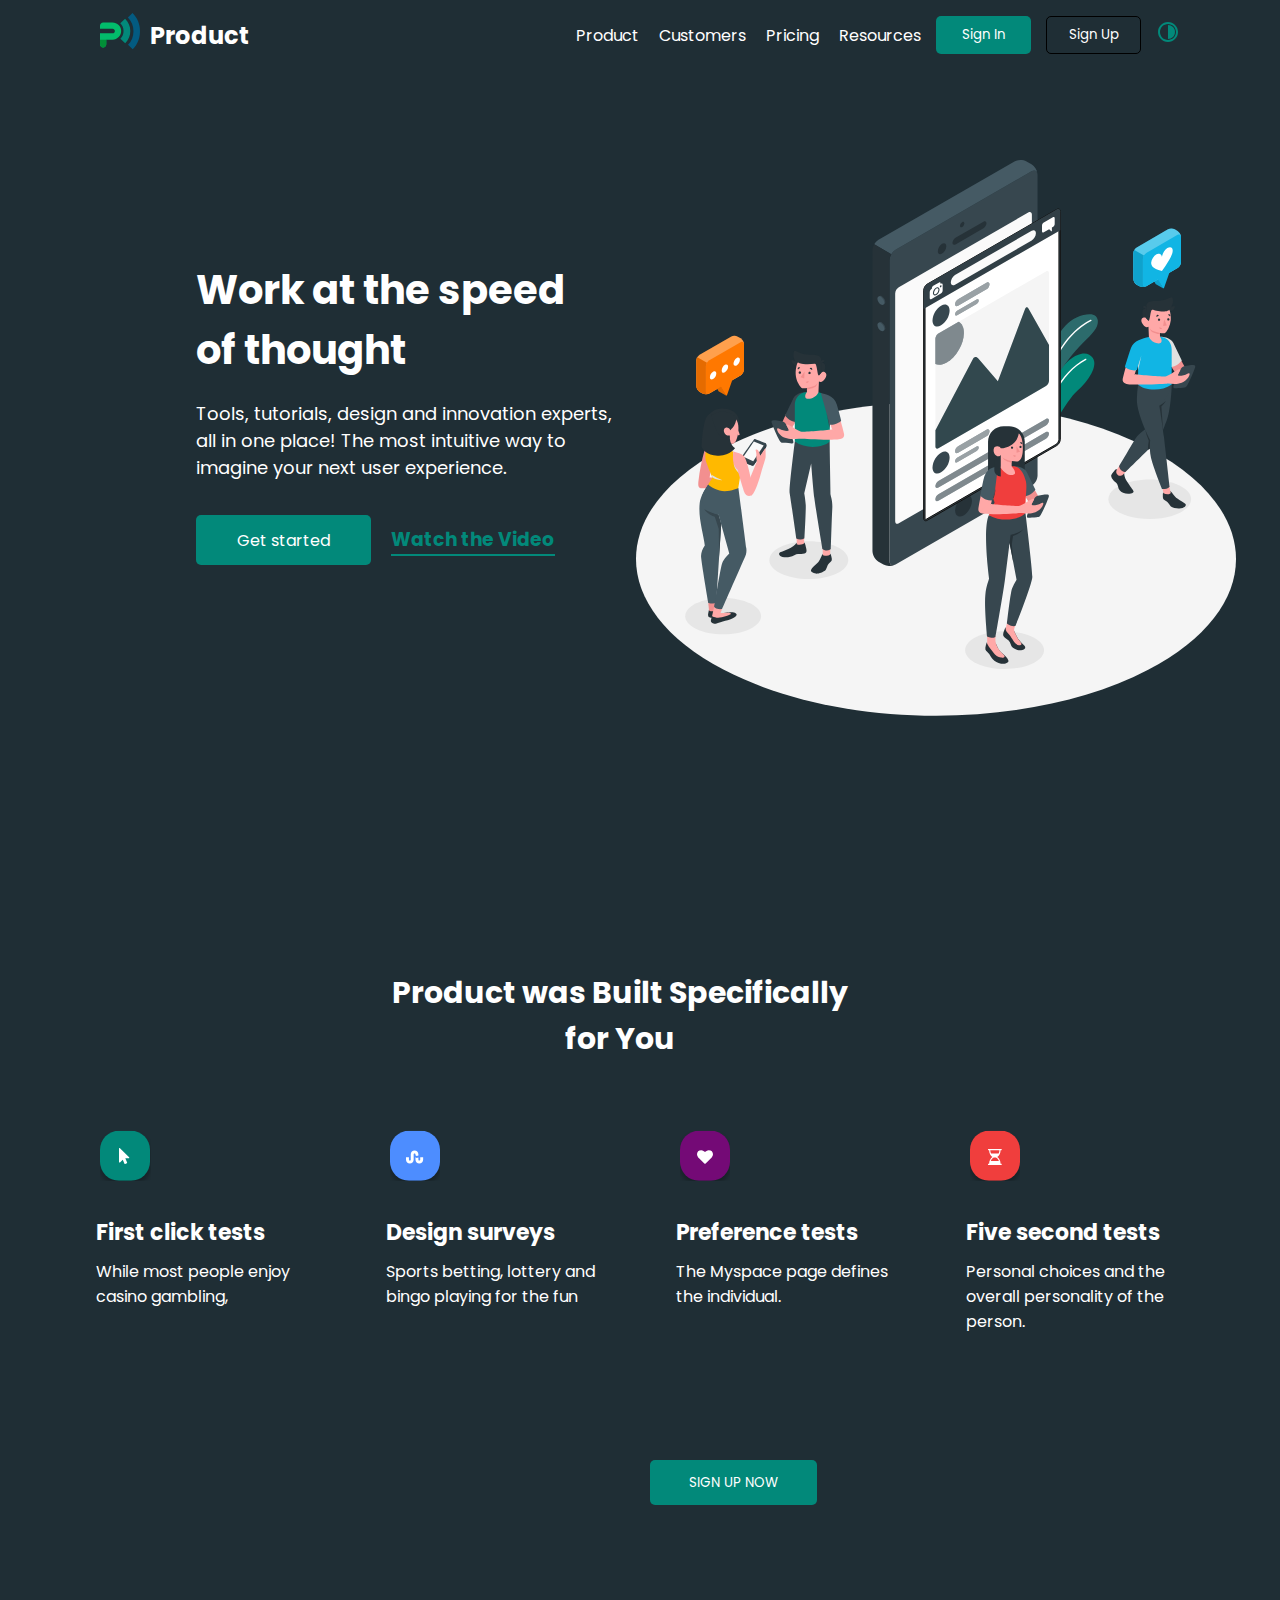
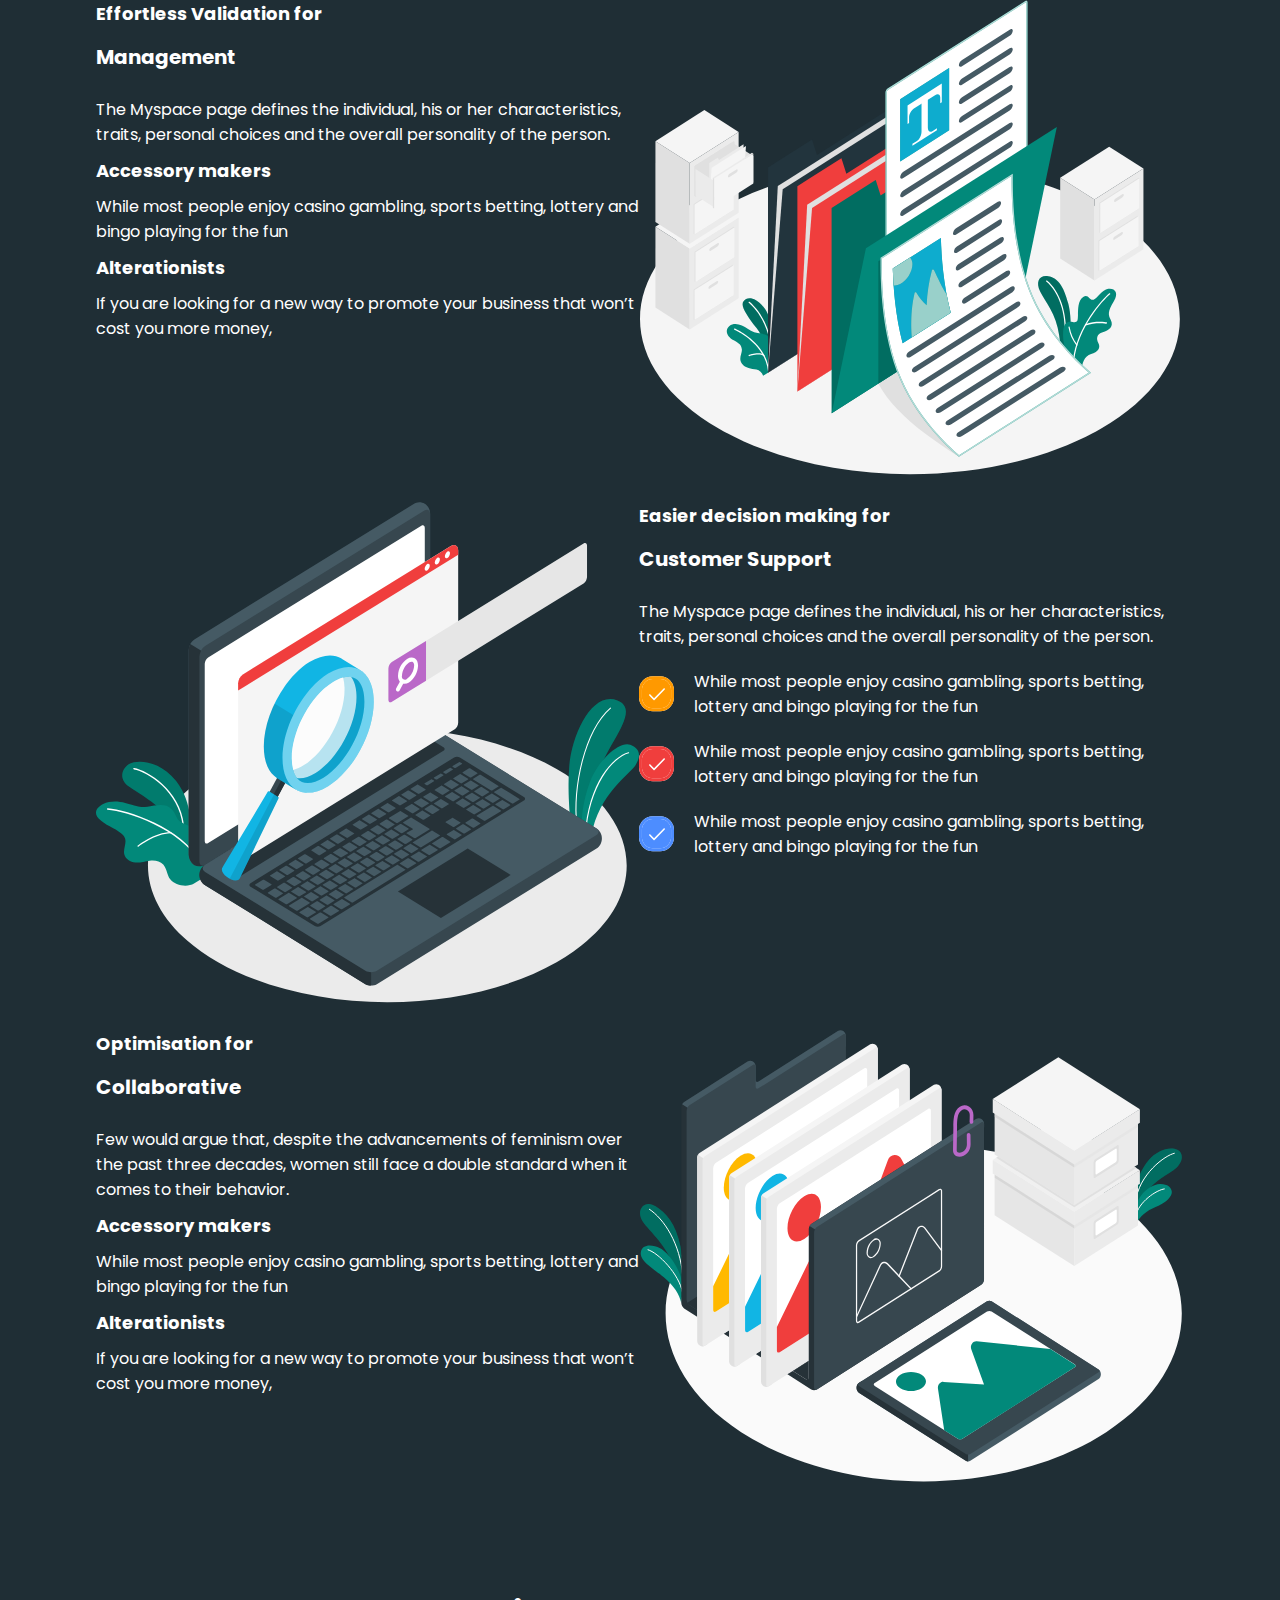
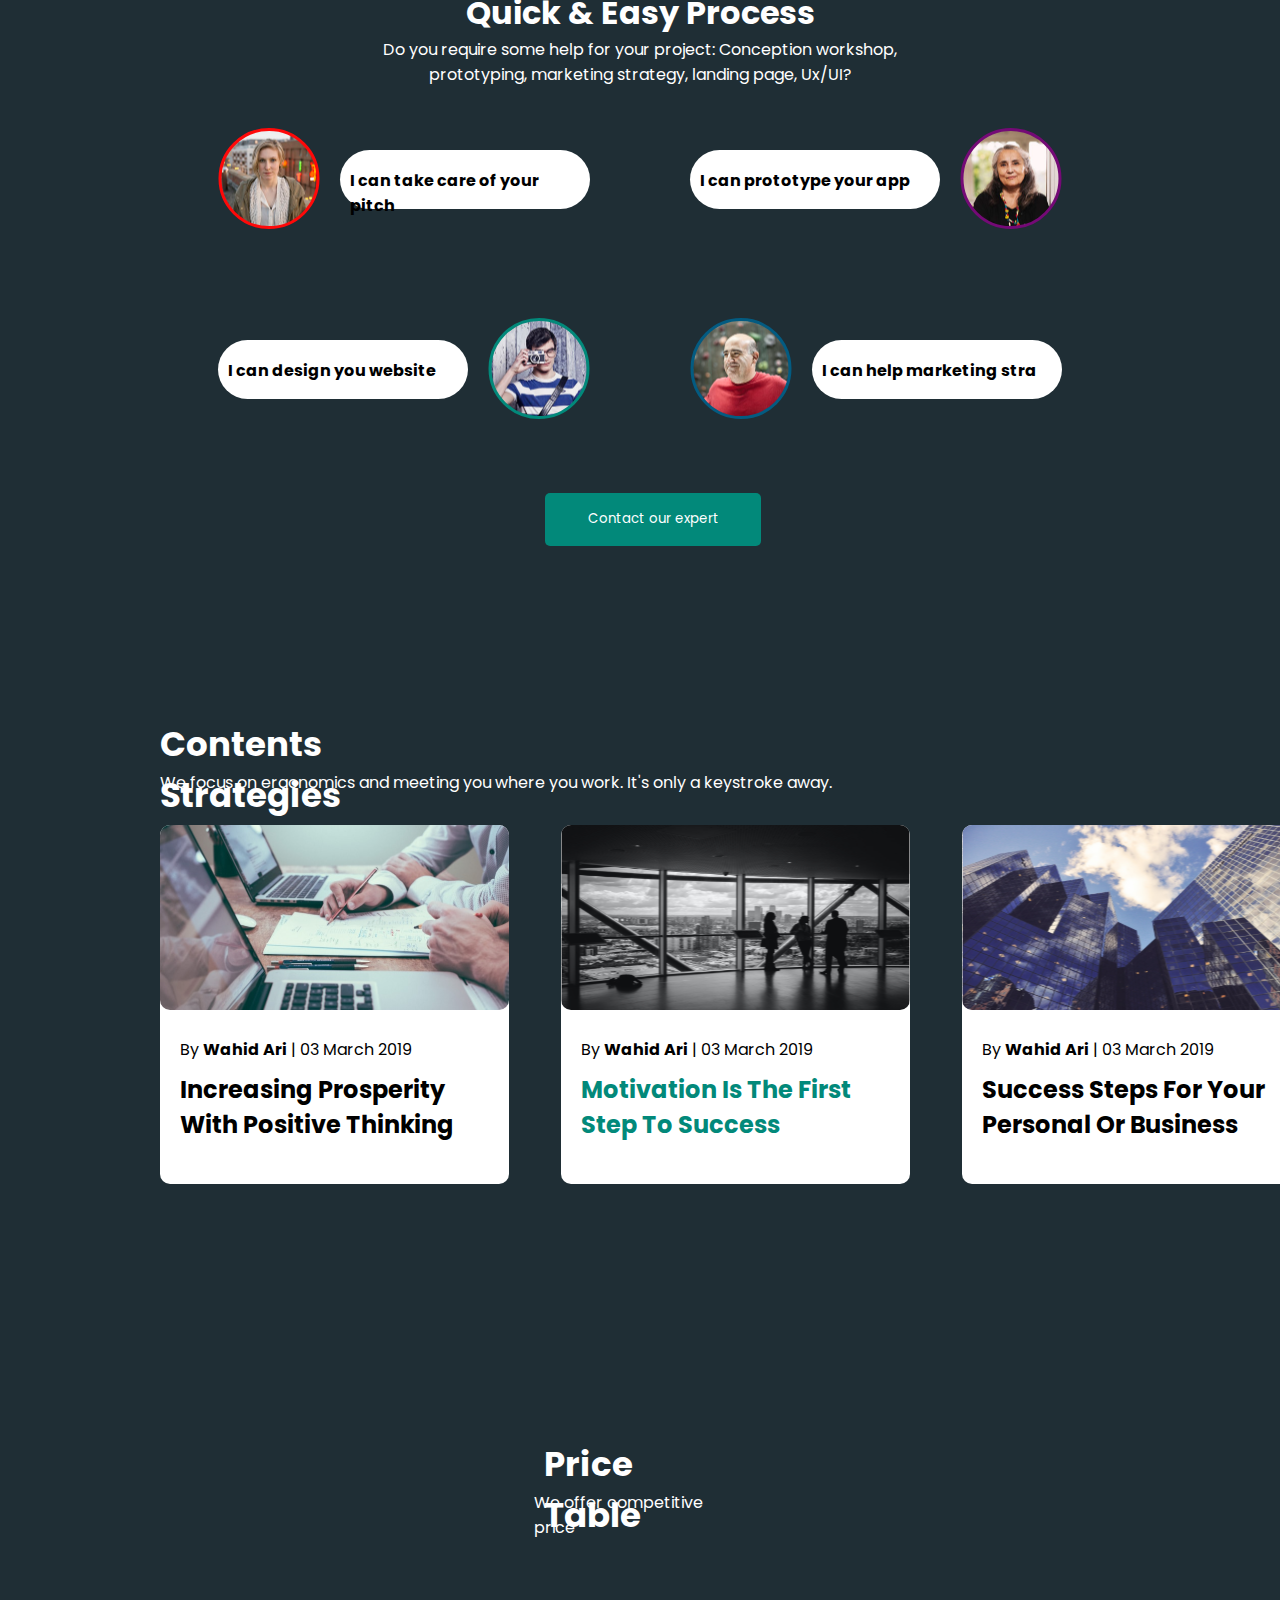
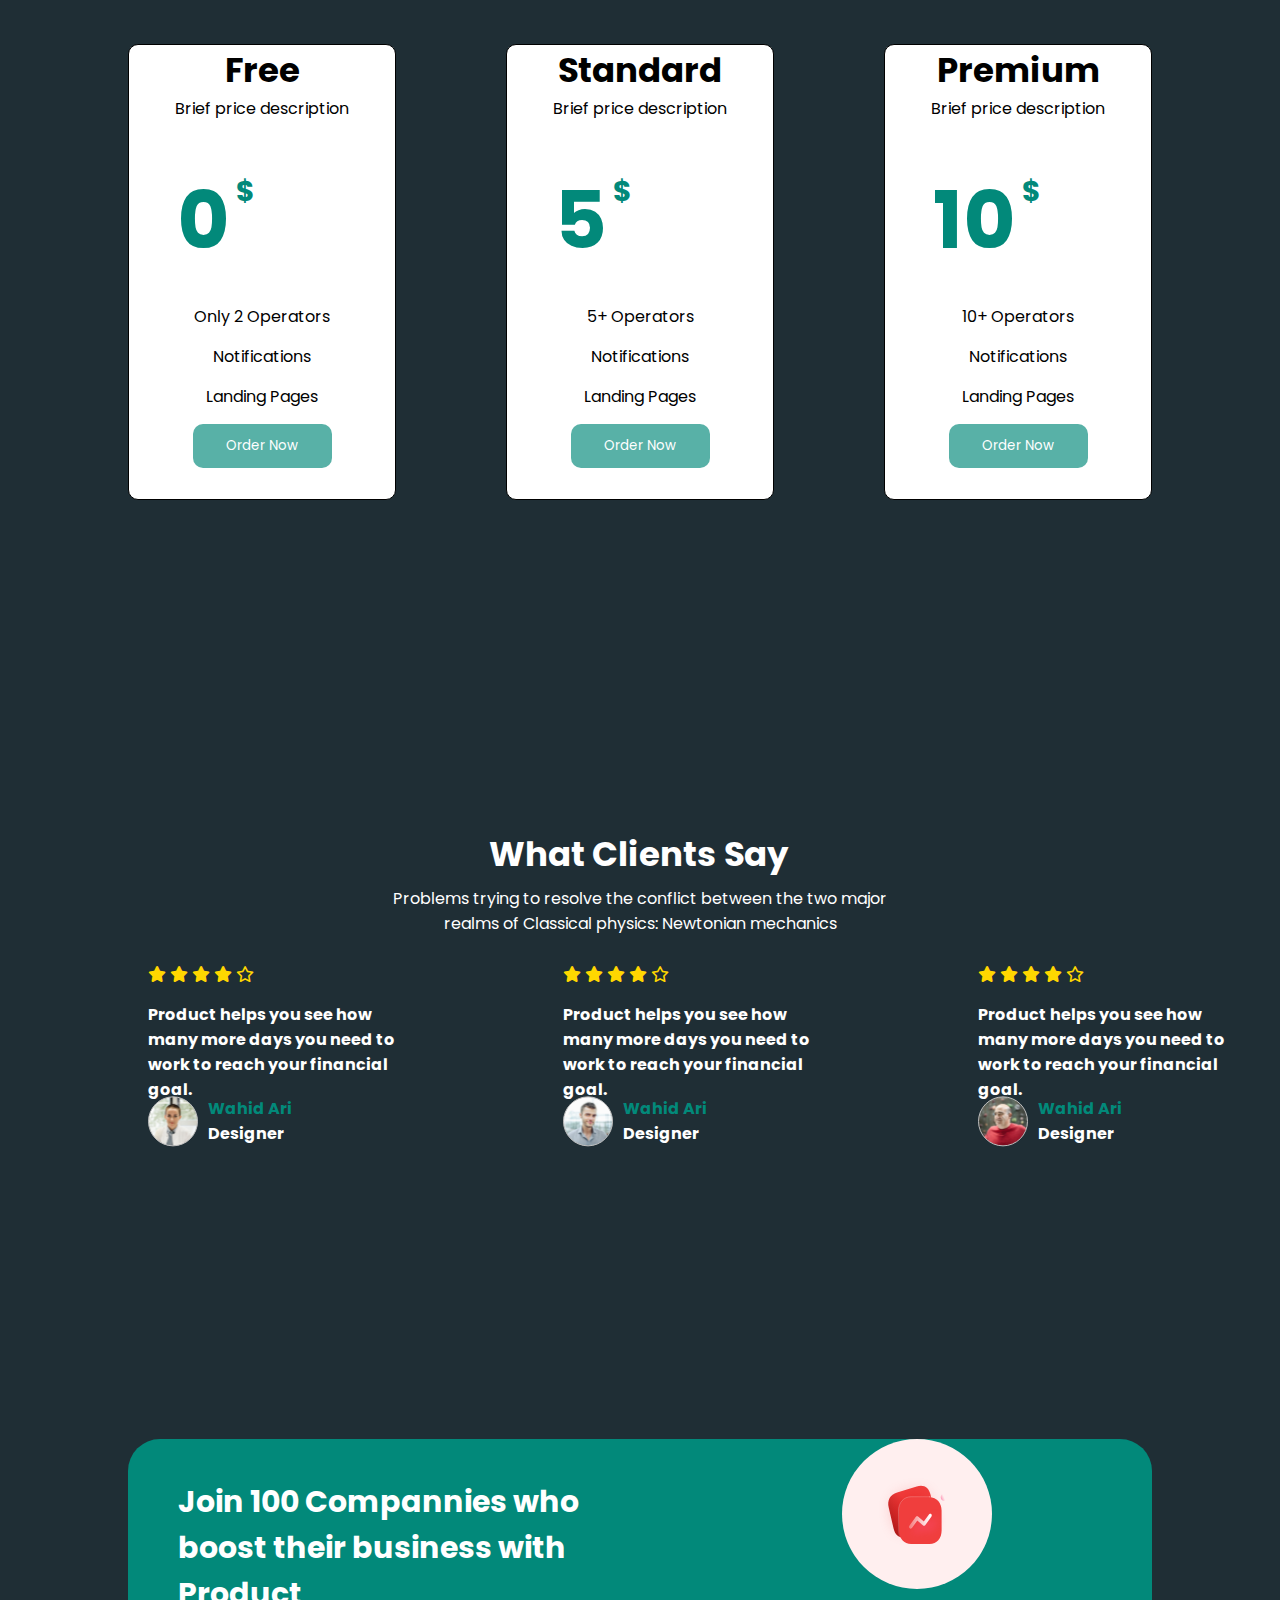
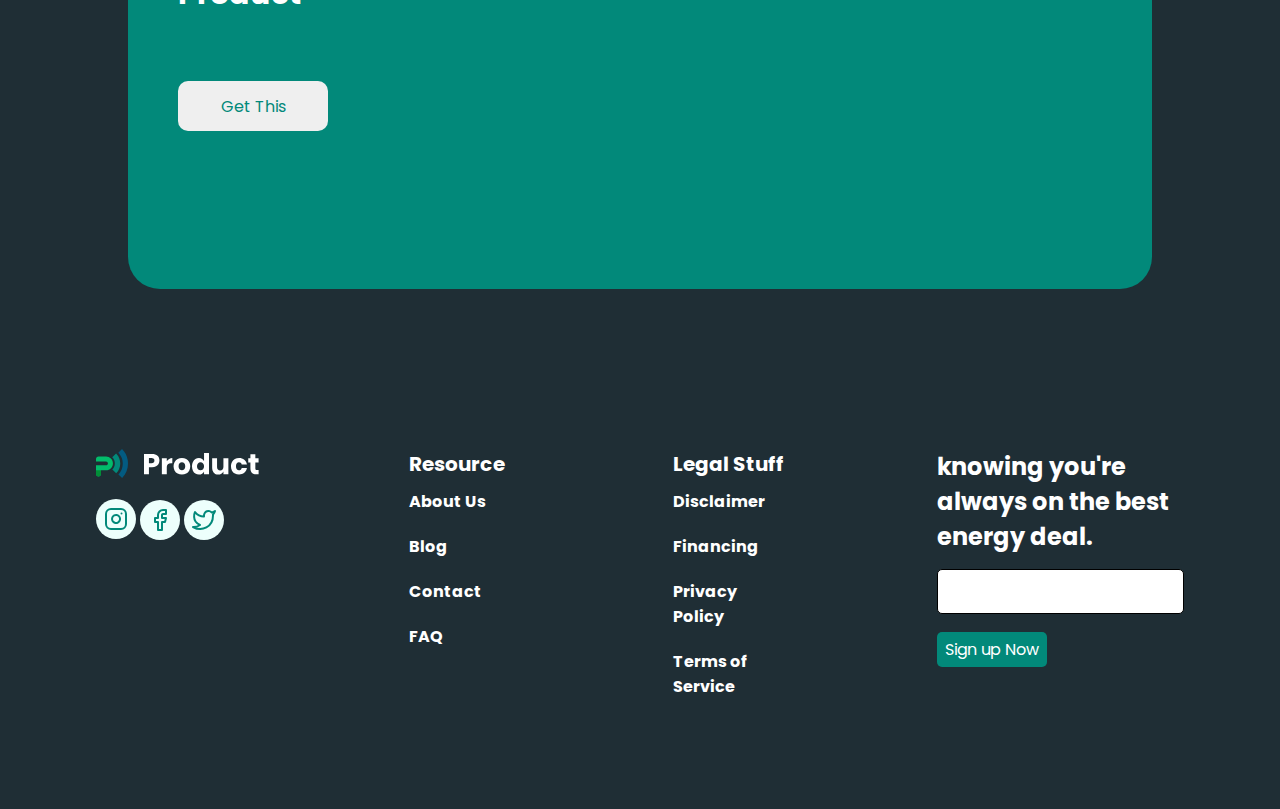
<file: index.html>
<!DOCTYPE html>
<html lang="en">

<head>
    <meta charset="UTF-8">
    <link rel="stylesheet" href="https://cdnjs.cloudflare.com/ajax/libs/font-awesome/6.5.2/css/all.min.css">
    <meta name="viewport" content="width=device-width, initial-scale=1.0">
    <link rel="stylesheet" href="./css/style.min.css">
    <title>Document</title>
</head>

<body>
    <header class="header">
        <nav class="navbar container">
            <div class="nav-logo">
                <a href="./index.html"> <img src="./imgs/nav-logo.svg" alt=""></a>
                <a href="./index.html">
                    <h2>Product</h2>
                </a>
            </div>
            <div class="nav-link">
                <ul class="header-list">
                    <li class="header-item">
                        <a class="header-link" href="./index.html">Product</a>
                    </li>
                    <li class="header-item">
                        <a class="header-link" href="./pages/custome.html">Customers</a>
                    </li>
                    <li class="header-item">
                        <a class="header-link" href="./pages/pricing.html">Pricing</a>
                    </li>
                    <li class="header-item">
                        <a class="header-link" href="./pages/resources.html">Resources</a>
                    </li>
                </ul>
                <div class="nav-button">
                    <button>Sign In</button>
                    <button id="nav-button">Sign Up</button>
                </div>
                <button class="hom-pages" onclick="a()"> <img src="../imgs/nav2.svg" alt=""></button>
                
            </div>
        </nav>
    </header>
    <main>
        <section class="reset container">
            <div class="reset-text">
                <h1>
                    Work at the speed
                    of thought
                </h1>
                <p>
                    Tools, tutorials, design and innovation experts, all in one place! The most intuitive way to imagine
                    your next user experience.
                </p>
                <div class="reset-button">
                    <button>Get started</button>
                    <h3>Watch the Video</h3>

                </div>
            </div>
            <div class="reset-img">
                <img src="./imgs/MyProduct (Community) (Copy)/social-media/amico.svg" alt="">
            </div>
        </section>
        <section class="pages">
            <div class="pages-logo">
                <h1>Product was Built Specifically
                    for You</h1>

            </div>
            <div class="pages-text">
                <div class="pages-text-box">
                    <img src="./imgs/icon1.svg" alt="">
                    <h2>First click tests</h2>
                    <p>While most people enjoy casino gambling,</p>
                </div>
                <div class="pages-text-box">
                    <img src="./imgs/icon2.svg" alt="">
                    <h2>Design surveys</h2>
                    <p>Sports betting, lottery and bingo playing for the fun</p>
                </div>
                <div class="pages-text-box">
                    <img src="./imgs/icon3.svg" alt="">
                    <h2>Preference tests</h2>
                    <p>The Myspace page defines the individual.</p>
                </div>
                <div class="pages-text-box">
                    <img src="./imgs/icon4.svg" alt="">
                    <h2>Five second tests</h2>
                    <p>Personal choices and the overall personality of the person. </p>
                </div>
            </div>
            <button>SIGN UP NOW</button>

        </section>
        <section class="menigermet">
            <div class="menigermet-box">

                <div class="menigermet-text">
                    <h5>Effortless Validation for</h5>
                    <h2>Management</h2>
                    <p>The Myspace page defines the individual, his or her characteristics, traits, personal choices and
                        the
                        overall personality of the person. </p>
                    <h5>Accessory makers</h5>
                    <p>While most people enjoy casino gambling, sports betting, lottery and bingo playing for the fun
                    </p>
                    <h5>
                        Alterationists
                    </h5>
                    <p>If you are looking for a new way to promote your business that won’t cost you more money, </p>
                </div>
                <div class="menigermet-img">
                    <img src="./imgs/meniger1.svg" alt="">

                </div>
            </div>
            <div class="menigermet-box">
                <div class="menigermet-img">
                    <img src="./imgs/meniger2.svg" alt="">

                </div>
                <div class="menigermet-text">
                    <h5>Easier decision making for</h5>
                    <h2>Customer Support</h2>
                    <p>The Myspace page defines the individual, his or her characteristics, traits, personal choices and
                        the
                        overall personality of the person. </p>
                    <span>
                        <img src="./imgs/Group 13.svg" alt="">
                        <p>While most people enjoy casino gambling, sports betting, lottery and bingo playing for the
                            fun
                        </p>
                    </span>
                    <span>
                        <img src="./imgs/grop14.svg" alt="">
                        <p>While most people enjoy casino gambling, sports betting, lottery and bingo playing for the
                            fun
                        </p>
                    </span>
                    <span>
                        <img src="./imgs/Group 14.svg" alt="">
                        <p>While most people enjoy casino gambling, sports betting, lottery and bingo playing for the
                            fun
                        </p>
                    </span>

                </div>

            </div>
            <div class="menigermet-box">
                <div class="menigermet-text">
                    <h5>Optimisation for</h5>
                    <h2>Collaborative</h2>
                    <p>Few would argue that, despite the advancements of feminism over the past three decades, women
                        still
                        face a double standard when it comes to their behavior. </p>
                    <h5>Accessory makers</h5>
                    <p>While most people enjoy casino gambling, sports betting, lottery and bingo playing for the fun
                    </p>
                    <h5>
                        Alterationists
                    </h5>
                    <p>If you are looking for a new way to promote your business that won’t cost you more money, </p>
                </div>
                <div class="menigermet-img">
                    <img src="./imgs/meniger3.svg" alt="">

                </div>
            </div>
        </section>
        <section class="quick">
            <div class="quick-box">
                <div class="qucik-box-logo">
                    <h1>Quick & Easy Process</h1>
                    <p>Do you require some help for your project: Conception workshop,
                        prototyping, marketing strategy, landing page, Ux/UI?</p>
                </div>
                <div class="quick-box-blog">
                    <div class="quick-pages">
                        <img src="./imgs/qucki1.svg" alt="">
                        <div class="quick-pages-sms">
                            <h4>I can take care of your pitch</h4>

                        </div>

                    </div>
                    <div class="quick-pages">

                        <div class="quick-pages-sms">
                            <h4>I can prototype your app</h4>

                        </div>
                        <img src="./imgs/quick2.svg" alt="">
                    </div>
                    <div class="quick-pages">

                        <div class="quick-pages-sms">
                            <h4>I can design you website</h4>

                        </div>
                        <img src="./imgs/quick3.svg" alt="">
                    </div>
                    <div class="quick-pages">
                        <img src="./imgs/quick4.svg" alt="">
                        <div class="quick-pages-sms">
                            <h4>I can help marketing stra</h4>

                        </div>

                    </div>
                </div>
                <button>Contact our expert</button>
            </div>
        </section>
        <section class="contents">
            <h1>Contents Strategies</h1>
            <p>We focus on ergonomics and meeting you where you work. It's only a keystroke away. </p>
            <div class="contents-box">
                <div class="contents-box-itms">
                    <img src="./imgs/content.svg" alt="">
                    <p>By <b>Wahid Ari</b> | 03 March 2019</p>
                    <h2>Increasing Prosperity With Positive Thinking</h2>
                </div>
                <div class="contents-box-itms">
                    <img src="./imgs/content2.svg" alt="">
                    <p>By <b>Wahid Ari</b> | 03 March 2019</p>
                    <h3>Motivation Is The First Step To Success</h3>
                </div>
                <div class="contents-box-itms">
                    <img src="./imgs/content3.svg" alt="">
                    <p>By <b>Wahid Ari</b> | 03 March 2019</p>
                    <h2>Success Steps For Your Personal Or Business</h2>
                </div>
            </div>
        </section>
        <section class="price">
            <h1>
                Price Table
            </h1>
            <p>
                We offer competitive price

            </p>
            <div class="price-list">
                <div class="price-itms">
                    <h1>Free</h1>
                    <p>Brief price description</p>
                    <div class="price-number">
                        <div class="number">
                            <h4>0</h4>
                        </div>
                        <div class="number-text">
                            <h3>$</h3>
                            <h4 class="number-text-h4">Per / month</h4>

                        </div>
                    </div>
                    <p>Only 2 Operators</p>
                    <p>Notifications</p>
                    <p>Landing Pages</p>
                    <div class="price-button">
                        <button>Order Now</button>
                    </div>
                </div>
                <div class="price-itms">
                    <h1>Standard</h1>
                    <p>Brief price description</p>
                    <div class="price-number">
                        <div class="number">
                            <h4>5</h4>
                        </div>
                        <div class="number-text">
                            <h3>$</h3>
                            <h4>Per / month</h4>

                        </div>
                    </div>
                    <p>5+ Operators</p>
                    <p>Notifications</p>
                    <p>Landing Pages</p>
                    <div class="price-button">
                        <button>Order Now</button>
                    </div>
                </div>
                <div class="price-itms">
                    <h1>Premium</h1>
                    <p>Brief price description</p>
                    <div class="price-number">
                        <div class="number">
                            <h4>10</h4>
                        </div>
                        <div class="number-text">
                            <h3>$</h3>
                            <h4>Per / month</h4>

                        </div>
                    </div>
                    <p>10+ Operators</p>
                    <p>Notifications</p>
                    <p>Landing Pages</p>
                    <div class="price-button">
                        <button>Order Now</button>
                    </div>
                </div>
            </div>
        </section>
        <section class="clients">
            <h1>What Clients Say</h1>
            <p>
                Problems trying to resolve the conflict between
                the two major realms of Classical physics: Newtonian mechanics
            </p>
            <div class="clinents-itms">
                <div class="clinents-itms-list">
                    <div class="clinents__icon">
                        <i class="fa-solid fa-star"></i>
                        <i class="fa-solid fa-star"></i>
                        <i class="fa-solid fa-star"></i>
                        <i class="fa-solid fa-star"></i>
                        <i class="fa-regular fa-star"></i>
                    </div>
                    <h5>Product helps you see how many
                        more days you need to work to
                        reach your financial goal.</h5>
                    <div class="say-bottom">
                        <div class="say-box-left">
                            <img src="./imgs/clints1.svg" alt="">
                        </div>
                        <div class="say-box-right">
                            <h4 class="color">Wahid Ari</h4>
                            <h4>Designer</h4>
                        </div>
                    </div>

                </div>
                <div class="clinents-itms-list">
                    <div class="clinents__icon">
                        <i class="fa-solid fa-star"></i>
                        <i class="fa-solid fa-star"></i>
                        <i class="fa-solid fa-star"></i>
                        <i class="fa-solid fa-star"></i>
                        <i class="fa-regular fa-star"></i>
                    </div>
                    <h5>Product helps you see how many
                        more days you need to work to
                        reach your financial goal.</h5>
                    <div class="say-bottom">
                        <div class="say-box-left">
                            <img src="./imgs/clints2.svg" alt="">
                        </div>
                        <div class="say-box-right">
                            <h4 class="color">Wahid Ari</h4>
                            <h4>Designer</h4>
                        </div>
                    </div>

                </div>
                <div class="clinents-itms-list">
                    <div class="clinents__icon">
                        <i class="fa-solid fa-star"></i>
                        <i class="fa-solid fa-star"></i>
                        <i class="fa-solid fa-star"></i>
                        <i class="fa-solid fa-star"></i>
                        <i class="fa-regular fa-star"></i>
                    </div>
                    <h5>Product helps you see how many
                        more days you need to work to
                        reach your financial goal.</h5>
                    <div class="say-bottom">
                        <div class="say-box-left">
                            <img src="./imgs/clints3.svg" alt="">
                        </div>
                        <div class="say-box-right">
                            <h4 class="color">Wahid Ari</h4>
                            <h4>Designer</h4>
                        </div>
                    </div>
                </div>
            </div>
        </section>
        <section class="join-pages">
            <div class="join-pages-text">
                <h2>Join 100 Compannies who boost their business with Product</h2>
                <button>Get This</button>

            </div>
            <div class="join-pages-imgs">
                <img src="./imgs/join1.svg" alt="">
            </div>
        </section>
    </main>
    <footer>
        <div class="link1">
            <a href="./index.html"> <img src="./imgs/footer-logo.svg" alt=""></a>
            <a href="#"> <img src="./imgs/footer1.svg" alt="">
                <img src="./imgs/footer2.svg" alt="">
                <img src="./imgs/footer3.svg" alt=""></a>
        </div>
        <div class="link2">
            <a href="#">
                <h3>Resource</h3>
            </a>
            <a href="#">
                <h5>About Us</h5>
            </a>
            <a href="#">
                <h5> Blog</h5>
            </a>
            <a href="#">
                <h5> Contact</h5>
            </a>
            <a href="#">
                <h5> FAQ</h5>
            </a>
        </div>
        <div class="link2">
            <a href="#">
                <h3>Legal Stuff</h3>
            </a>
            <a href="#">
                <h5>Disclaimer</h5>
            </a>
            <a href="#">
                <h5> Financing</h5>
            </a>
            <a href="#">
                <h5>Privacy Policy</h5>
            </a>
            <a href="#">
                <h5>Terms of Service</h5>
            </a>
        </div>

        <div class="link4">
            <h2>knowing you're always on the best energy deal.
                <input type="text">
                <button>Sign up Now</button>
            </h2>
        </div>
    </footer>
    <script src="./js/jss.js"></script>
</body>

</html>
</file>
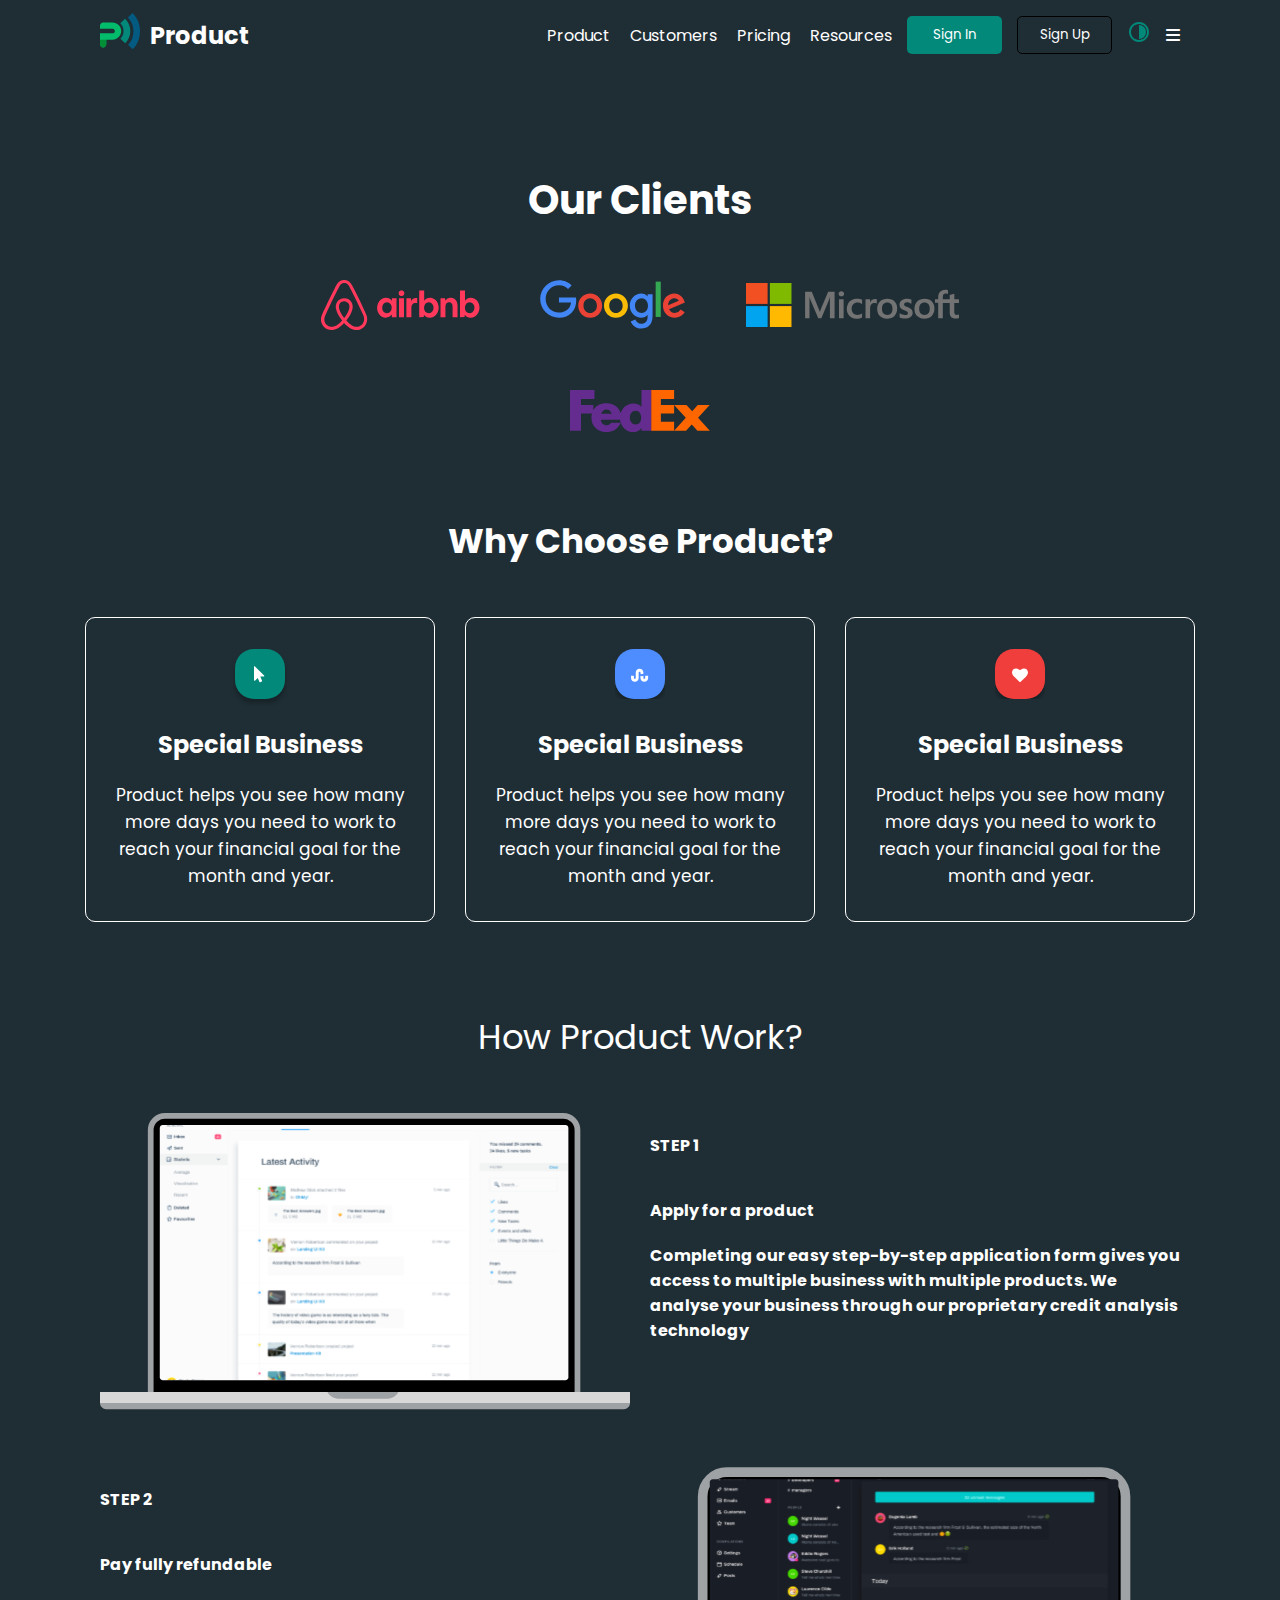
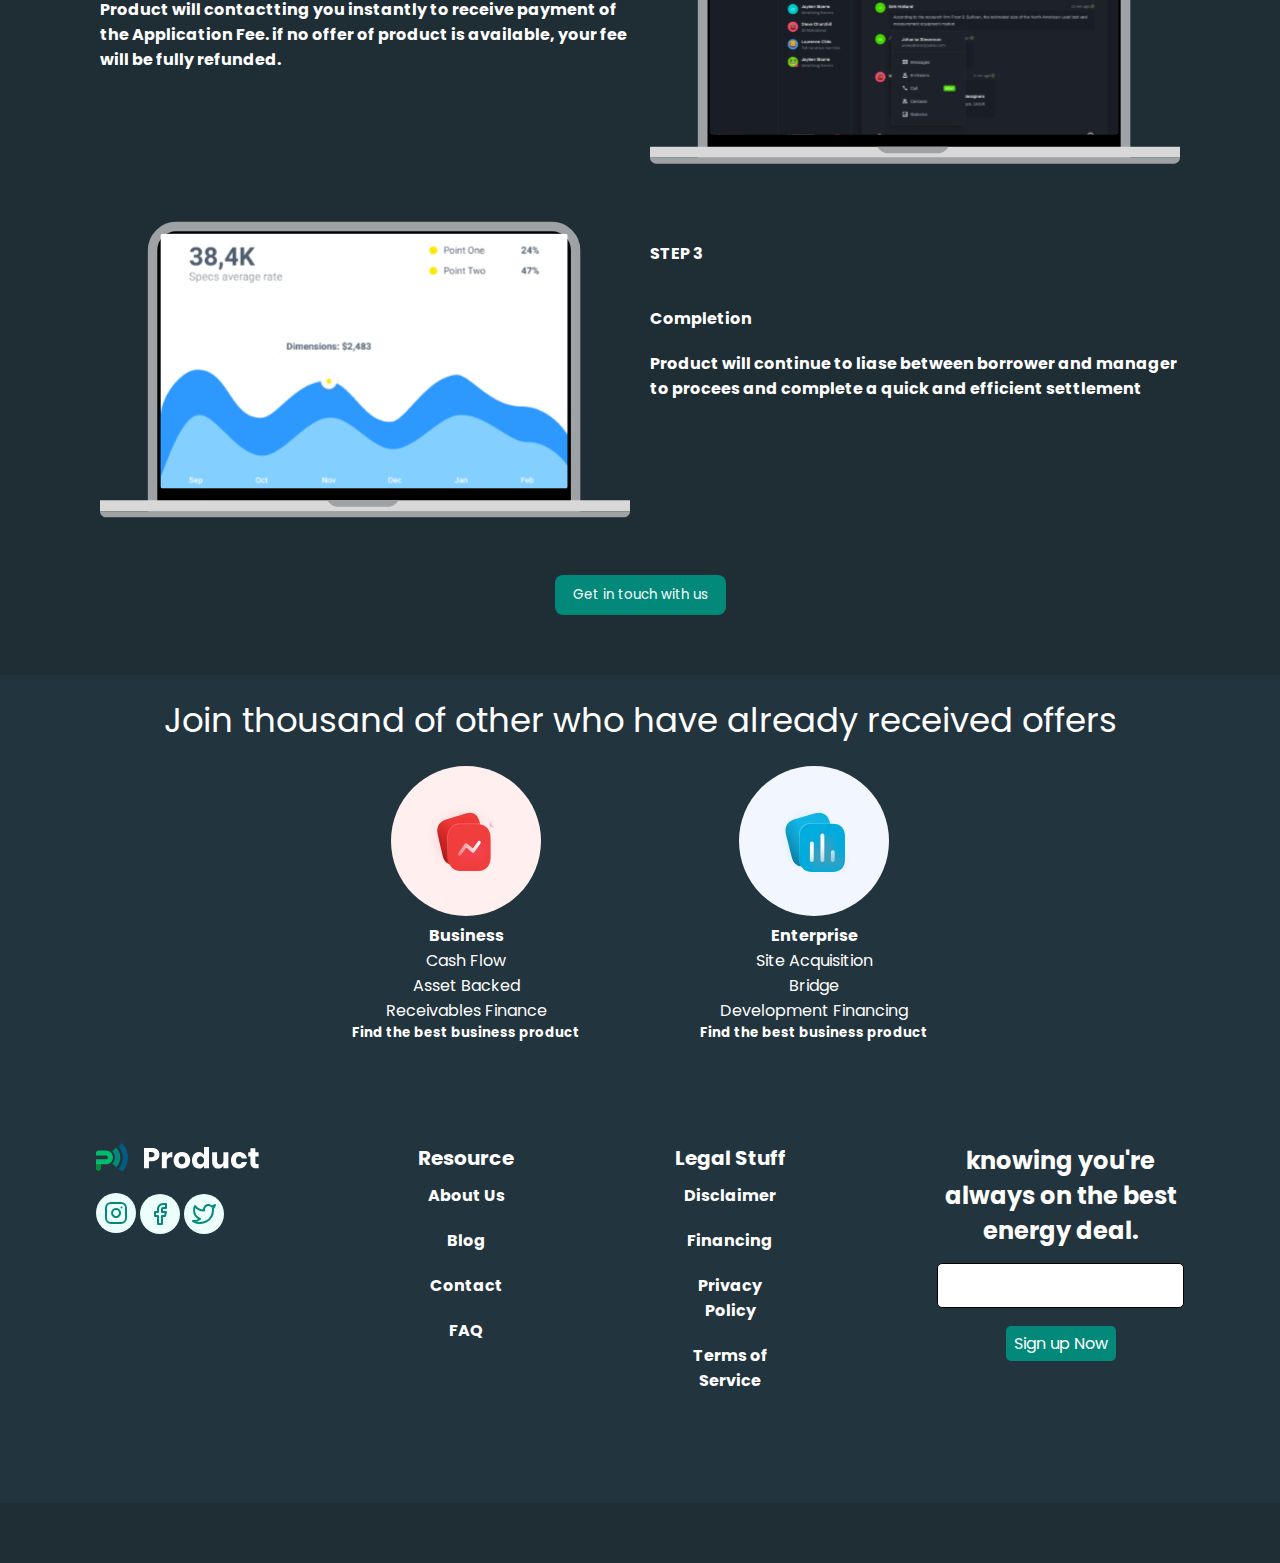
<file: pages/custome.html>
<!DOCTYPE html>
<html lang="en">

<head>
    <meta charset="UTF-8">
    <link rel="stylesheet" href="https://cdnjs.cloudflare.com/ajax/libs/font-awesome/6.5.2/css/all.min.css">
    <meta name="viewport" content="width=device-width, initial-scale=1.0">
    <link rel="stylesheet" href="../css/style.min.css">
    <title>Document</title>
</head>

<body>
    <header class="header">
        <nav class="navbar container">
            <div class="nav-logo">
                <a href="./custome.html"> <img src="../imgs/nav-logo.svg" alt=""></a>
                <a href="./custome.html">
                    <h2>Product</h2>
                </a>
            </div>
            <div class="nav-link">
                <ul class="header-list">
                    <li class="header-item">
                        <a class="header-link" href="../index.html">Product</a>
                    </li>
                    <li class="header-item">
                        <a class="header-link" href="./custome.html">Customers</a>
                    </li>
                    <li class="header-item">
                        <a class="header-link" href="./pricing.html">Pricing</a>
                    </li>
                    <li class="header-item">
                        <a class="header-link" href="./resources.html">Resources</a>
                    </li>
                </ul>
                <aside class="nav-auth">
                    <span class="nav-auth__item"><i class="fa-solid fa-user"></i></span>
                </aside>
                <div class="nav-button">
                    <button>Sign In</button>
                    <button id="nav-button">Sign Up</button>
                </div>
                <button class="hom-pages" onclick="a()"> <img src="../imgs/nav2.svg" alt=""></button>
                <aside class="nav-blog-icon"> <span><i class="fa-solid fa-bars"></i></span></aside>
            </div>
        </nav>
    </header>
    <section class="client container">
        <p>Our Clients</p>
        <div class="client-logo">
            <img src="../imgs/Airbnb Logo.svg" alt="Airbnb  ">
            <img src="../imgs/Google Logo.svg" alt="">
            <img src="../imgs/Microsoft Logo.svg" alt="Microsoft">
            <img src="../imgs/FedEx Logo.svg" alt="FedEx">
        </div>

    </section>
    <section class="choose-product">
        <p class="choose-product-title">
            Why Choose Product?
        </p>
        <div class="choose-product-cards">
            <div class="choose-product-card">
                <img src="../imgs/1.svg" alt="">
                <p class="choose-product-text">Special Business</p>
                <p class="choose-product-desc">
                    Product helps you see how many
                    more days you need to work
                    to reach your financial goal
                    for the month and year.
                </p>
            </div>
            <div class="choose-product-card">
                <img src="../imgs/2.svg" alt="">
                <p class="choose-product-text">Special Business</p>
                <p class="choose-product-desc">
                    Product helps you see how many
                    more days you need to work
                    to reach your financial goal
                    for the month and year.
                </p>
            </div>
            <div class="choose-product-card">
                <img src="../imgs/3.svg" alt="">
                <p class="choose-product-text">Special Business</p>
                <p class="choose-product-desc">
                    Product helps you see how many
                    more days you need to work
                    to reach your financial goal
                    for the month and year.
                </p>
            </div>
        </div>

    </section>
    <section class="work container">
        <p class="work-title">
            How Product Work?
        </p>
        <div class="work-cards">
            <div class="work-card">
                <div class="work-img">
                    <img src="../imgs/work1.svg" alt="">
                </div>
                <div class="work-img-text">
                    <h4 class="work-text">STEP 1</h4>
                    <h4 class="work-text">Apply for a product</h4>
                    <h4 class="work-desc">
                        Completing our easy step-by-step application form gives you access to multiple business with
                        multiple products. We analyse your business through our proprietary credit analysis technology
                    </h4>
                </div>
            </div>
        </div>
        <div class="work-cards">
            <div class="work-card">

                <div class="work-img-text">
                    <h4 class="work-text">STEP 2</h4>
                    <h4 class="work-text">Pay fully refundable</h4>
                    <h4 class="work-desc">
                        Product will contactting you instantly to receive payment of the Application Fee. if no offer of
                        product is available, your fee will be fully refunded.
                    </h4>
                </div>
                <div class="work-img">
                    <img src="../imgs/work2.svg" alt="">
                </div>
            </div>
        </div>
        <div class="work-cards">
            <div class="work-card">
                <div class="work-img">
                    <img src="../imgs/work3.svg" alt="">
                </div>
                <div class="work-img-text">
                    <h4 class="work-text">STEP 3</h4>
                    <h4 class="work-text">Completion</h4>
                    <h4 class="work-desc">
                        Product will continue to liase between borrower and manager to procees and complete a quick and
                        efficient settlement
                    </h4>
                </div>
            </div>
        </div>
        <div class="work-button">
            <button>
                Get in touch with us
            </button>
        </div>
    </section>
    <section class="join">
        <p class="join-title">Join thousand of other who have
            already received offers</p>
        <div class="join-card container">
            <div class="join-cards">
                <img src="../imgs/join1.svg" alt="">
                <h4>Business</h4>
                <p>Cash Flow
                </p>
                <p>Asset Backed
                </p>
                <p>

                    Receivables Finance
                </p>
                <h5>Find the best business product  </h5>
            </div>  
            <div class="join-cards">
                <img src="../imgs/join2.svg" alt="">
                <h4>Enterprise</h4>
                <p>Site Acquisition
                </p>
                <p>Bridge 
                </p>
                <p>

                    Development Financing
                </p>
                <h5>Find the best business product </h5>
            </div>  

        </div>
        <BR><BR></BR></BR>
        <footer>
            <div class="link1">
                <a href="./index.html"> <img src="../imgs/footer-logo.svg" alt=""></a>
                <a href="#"> <img src="../imgs/footer1.svg" alt="">
                    <img src="../imgs/footer2.svg" alt="">
                    <img src="../imgs/footer3.svg" alt=""></a>
            </div>
            <div class="link2">
                <a href="#">
                    <h3>Resource</h3>
                </a>
                <a href="#">
                    <h5>About Us</h5>
                </a>
                <a href="#">
                    <h5> Blog</h5>
                </a>
                <a href="#">
                    <h5> Contact</h5>
                </a>
                <a href="#">
                    <h5> FAQ</h5>
                </a>
            </div>
            <div class="link2">
                <a href="#">
                    <h3>Legal Stuff</h3>
                </a>
                <a href="#">
                    <h5>Disclaimer</h5>
                </a>
                <a href="#">
                    <h5> Financing</h5>
                </a>
                <a href="#">
                    <h5>Privacy Policy</h5>
                </a>
                <a href="#">
                    <h5>Terms of Service</h5>
                </a>
            </div>
    
            <div class="link4">
                <h2>knowing you're always on the best energy deal.
                    <input type="text">
                    <button>Sign up Now</button>
                </h2>
            </div>
        </footer>
    </section>
    <script src="../js/jss.js"></script>
</body>

</html>
</file>
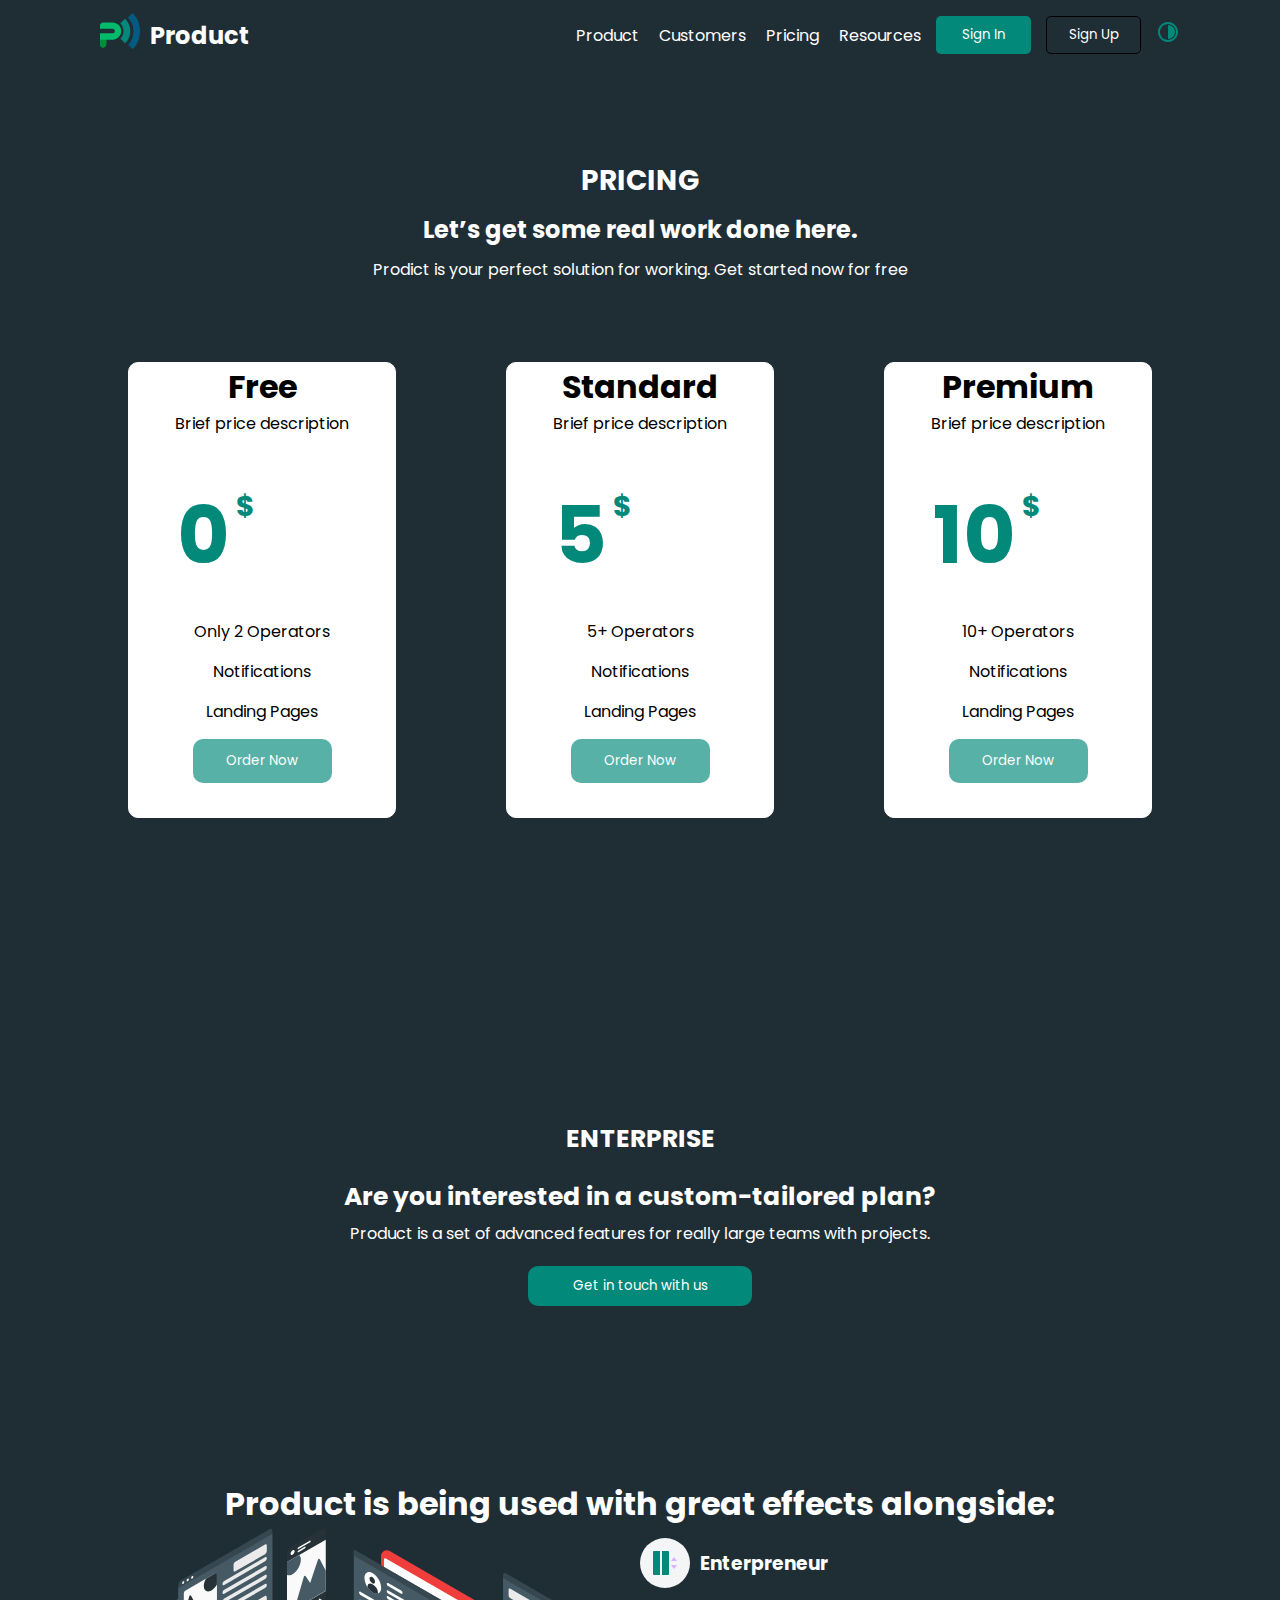
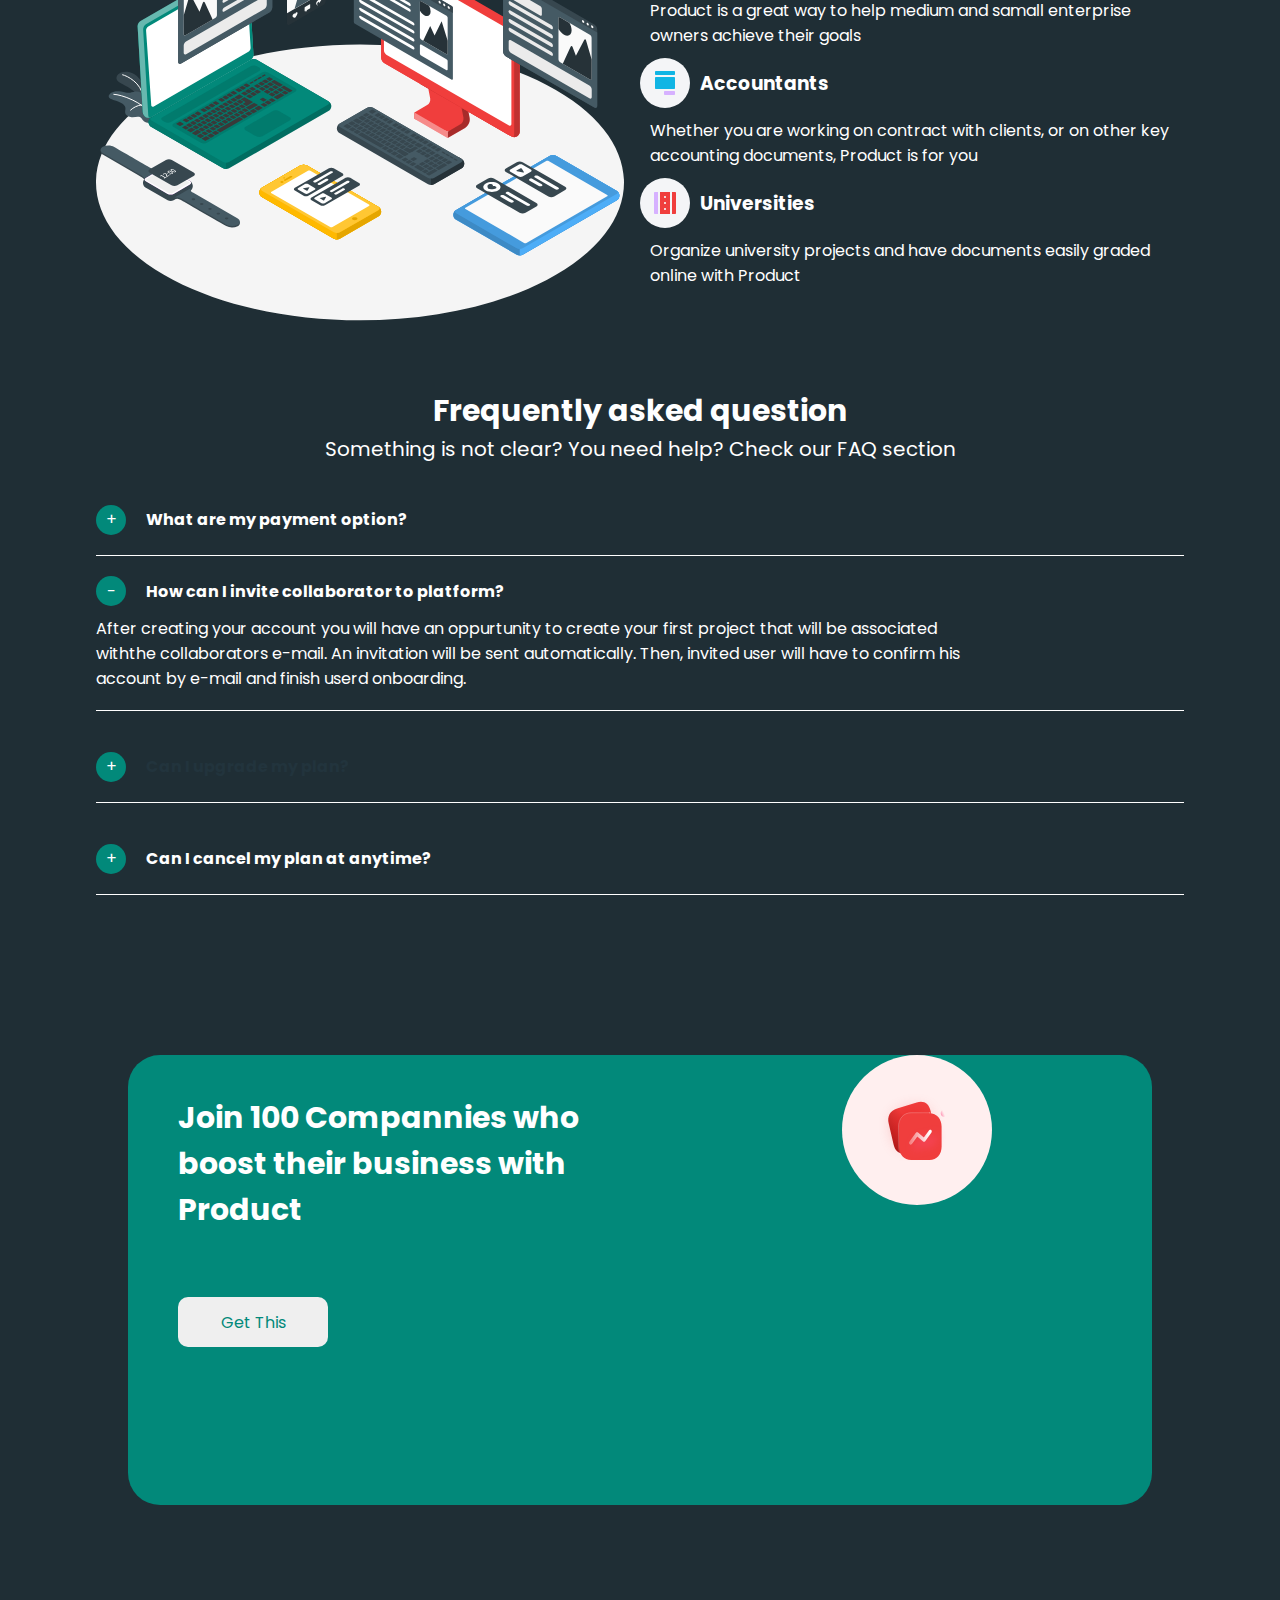
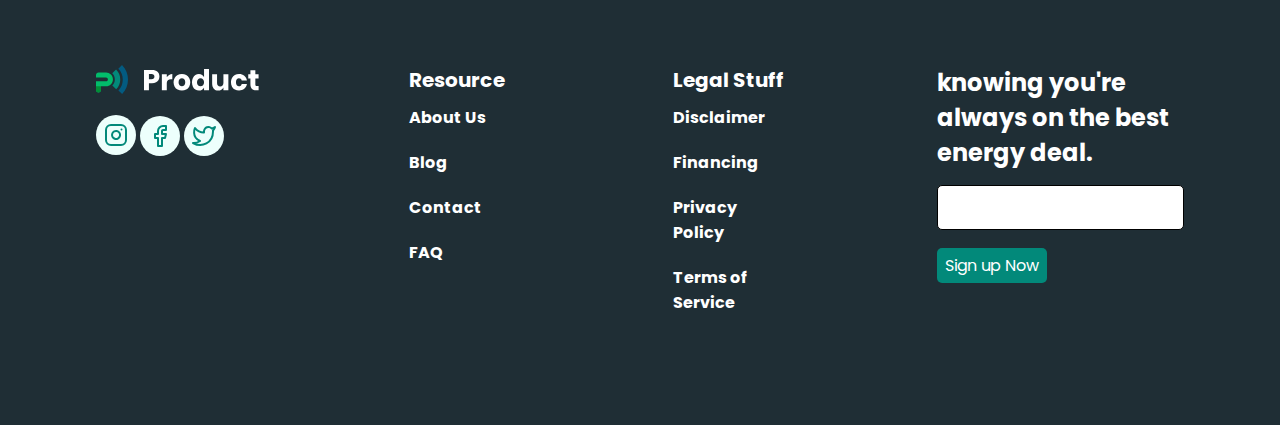
<file: pages/pricing.html>
<!DOCTYPE html>
<html lang="en">
<head>
    <meta charset="UTF-8">
    <meta name="viewport" content="width=device-width, initial-scale=1.0">
    <link rel="stylesheet" href="../css/style.min.css">
    <title>Document</title>
</head>
<body>
    <header class="header">
        <nav class="navbar container">
            <div class="nav-logo">
                <a href="./pricing.html"> <img src="../imgs/nav-logo.svg" alt=""></a>
                <a href="./pricing.html">
                    <h2>Product</h2>
                </a>
            </div>
            <div class="nav-link">
                <ul class="header-list">
                    <li class="header-item">
                        <a class="header-link" href="../index.html">Product</a>
                    </li>
                    <li class="header-item">
                        <a class="header-link" href="./custome.html">Customers</a>
                    </li>
                    <li class="header-item">
                        <a class="header-link" href="./pricing.html">Pricing</a>
                    </li>
                    <li class="header-item">
                        <a class="header-link" href="./resources.html">Resources</a>
                    </li>
                </ul>
                <div class="nav-button">
                    <button>Sign In</button>
                    <button id="nav-button">Sign Up</button>
                </div>
                <button class="hom-pages" onclick="a()"> <img src="../imgs/nav2.svg" alt=""></button>
            </div>
        </nav>
    </header>
      <main>
        <section class="pricing">
            <h1 class="pricing-h1">
                PRICING 
            </h1>
            <h2 class="pricing-h2">Let’s get some real work done here.</h2>
            <p class="pricing-p">
                Prodict is your perfect solution for working. Get started now for free

            </p>
            <div class="price-list">
                <div class="price-itms">
                    <h1>Free</h1>
                    <p>Brief price description</p>
                    <div class="price-number">
                        <div class="number">
                            <h4>0</h4>
                        </div>
                        <div class="number-text">
                            <h3>$</h3>
                            <h4>Per / month</h4>

                        </div>
                    </div>
                    <p>Only 2 Operators</p>
                    <p>Notifications</p>
                    <p>Landing Pages</p>
                    <div class="price-button">
                        <button>Order Now</button>
                    </div>
                </div>
                <div class="price-itms">
                    <h1>Standard</h1>
                    <p>Brief price description</p>
                    <div class="price-number">
                        <div class="number">
                            <h4>5</h4>
                        </div>
                        <div class="number-text">
                            <h3>$</h3>
                            <h4>Per / month</h4>

                        </div>
                    </div>
                    <p>5+ Operators</p>
                    <p>Notifications</p>
                    <p>Landing Pages</p>
                    <div class="price-button">
                        <button>Order Now</button>
                    </div>
                </div>
                <div class="price-itms">
                    <h1>Premium</h1>
                    <p>Brief price description</p>
                    <div class="price-number">
                        <div class="number">
                            <h4>10</h4>
                        </div>
                        <div class="number-text">
                            <h3>$</h3>
                            <h4>Per / month</h4>

                        </div>
                    </div>
                    <p>10+ Operators</p>
                    <p>Notifications</p>
                    <p>Landing Pages</p>
                    <div class="price-button">
                        <button>Order Now</button>
                    </div>
                </div>
            </div>
        </section>
        <section class="enterprise">
             <h1 class="enterprise-h1">ENTERPRISE</h1>
             <h2 class="enterprise-h2">Are you interested  in a custom-tailored plan?</h2>
             <p class="enterprise-p">Product is a set of advanced features for really large teams with projects.</p>
             <button class="enterprise-button">Get in touch with us</button>
        </section>

        <section class="prodact-pricing">
            <h1 class="prodact-pricing-logo">Product is being used with great effects alongside:</h1>
<div class="prodact-pricing-box">
                 
    <div class="prodact-pricing-img">
        <img src="../imgs/123123.svg" alt="">
                   </div>
                   <div class="prodact-pricing-img-text">
                   <span>
                      <img src="../imgs/product1.svg" alt="">
                      <h3>Enterpreneur</h3>
                   </span>
                   <p>Product is a great way to help medium and samall enterprise owners achieve their goals</p>
                   <span>
                      <img src="../imgs/product2.svg" alt="">
                      <h3>Accountants</h3>
                   </span>
                   <p>Whether you are working on contract with clients, or on other key accounting documents, Product is for you</p>
                   <span>
                      <img src="../imgs/product3.svg" alt="">
                      <h3>Universities</h3>
                   </span>
                   <p>Organize university projects and have documents easily graded online with Product</p>
                   </div>
</div>
        </section>
        <section class="frequently">
              <h1 class="frequently-logo-h1">Frequently asked question</h1>
              <p class="frequently-logo-p">Something is not clear? You need help? Check our FAQ section</p>
              <div class="frequently-box">
   <div class="frequently-box-itms1">
     <div class="frequently-dum">+</div> <h4 class="frequently-box-itms1-h4-1">What are my payment option?</h4>
   </div>
   <div class="frequently-box-itms2">
    <div class="frequently-blog">
        <div class="frequently-dum">-</div> <h4 class="frequently-box-itms1-h4-1">How can I invite collaborator to platform?</h4>
    </div>
    <p>After creating your account you will have an oppurtunity to create your first project that will be associated withthe collaborators e-mail. An invitation  will be sent automatically. Then, invited user will have to confirm his account by e-mail and finish userd onboarding.</p>
   </div>
   <div class="frequently-box-itms1">
    <div class="frequently-dum">+</div> <h4 class="frequently-box-itms1-h4-2">Can I upgrade my plan?</h4>
   </div>
   <div class="frequently-box-itms1">
    <div class="frequently-dum">+</div> <h4 class="frequently-box-itms1-h4-1">Can I cancel my plan at anytime?</h4>
   </div>
              </div>
        </section>
        <section class="join-pages">
            <div class="join-pages-text">
                <h2>Join 100 Compannies who boost their business with Product</h2>
                <button>Get This</button>

            </div>
            <div class="join-pages-imgs">
                <img src="../imgs/join1.svg" alt="">
            </div>
        </section>
      </main>
      <footer>
        <div class="link1">
            <a href="./pricing.html"> <img src="../imgs/footer-logo.svg" alt=""></a>
            <a href="#"> <img src="../imgs/footer1.svg" alt="">
                <img src="../imgs/footer2.svg" alt="">
                <img src="../imgs/footer3.svg" alt=""></a>
        </div>
        <div class="link2">
            <a href="#">
                <h3>Resource</h3>
            </a>
            <a href="#">
                <h5>About Us</h5>
            </a>
            <a href="#">
                <h5> Blog</h5>
            </a>
            <a href="#">
                <h5> Contact</h5>
            </a>
            <a href="#">
                <h5> FAQ</h5>
            </a>
        </div>
        <div class="link2">
            <a href="#">
                <h3>Legal Stuff</h3>
            </a>
            <a href="#">
                <h5>Disclaimer</h5>
            </a>
            <a href="#">
                <h5> Financing</h5>
            </a>
            <a href="#">
                <h5>Privacy Policy</h5>
            </a>
            <a href="#">
                <h5>Terms of Service</h5>
            </a>
        </div>

        <div class="link4">
            <h2>knowing you're always on the best energy deal.
                <input type="text">
                <button>Sign up Now</button>
            </h2>
        </div>
    </footer>
    <script src="../js/jss.js"></script>
</body>
</html>
</file>
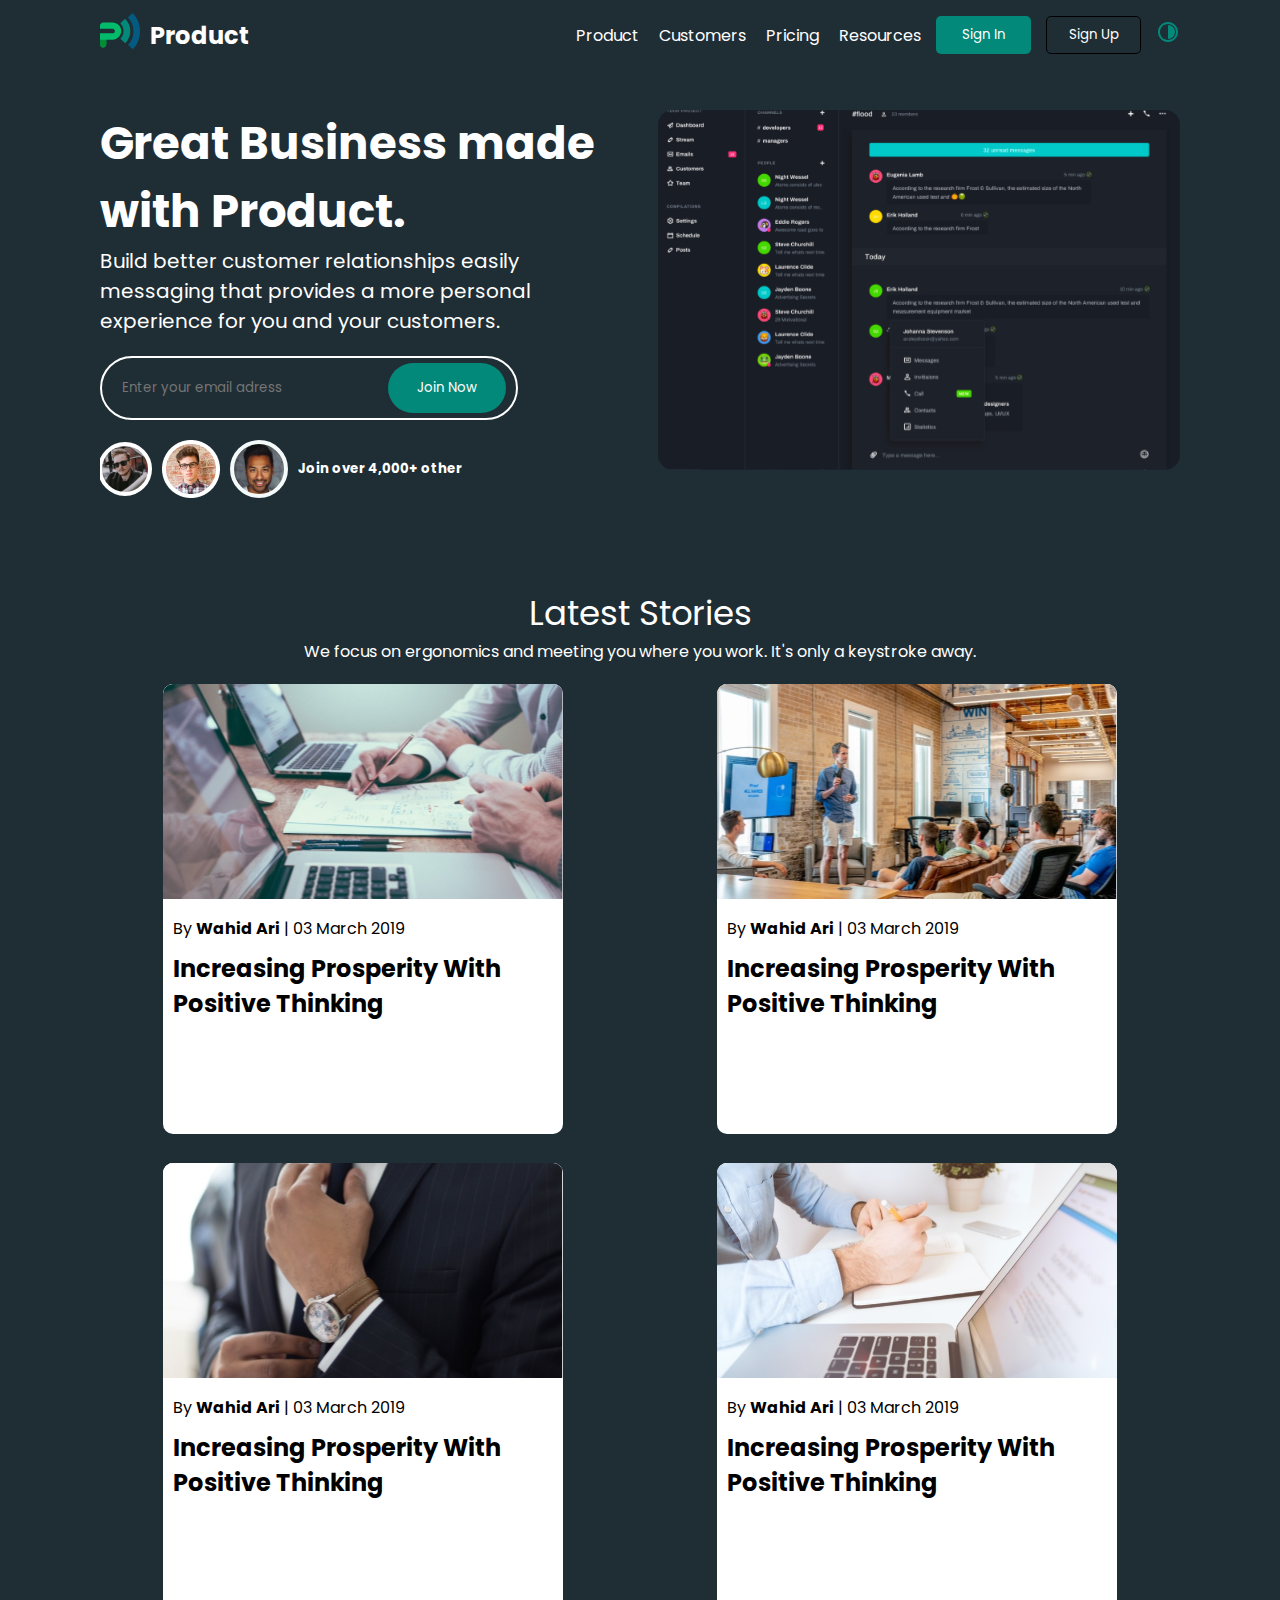
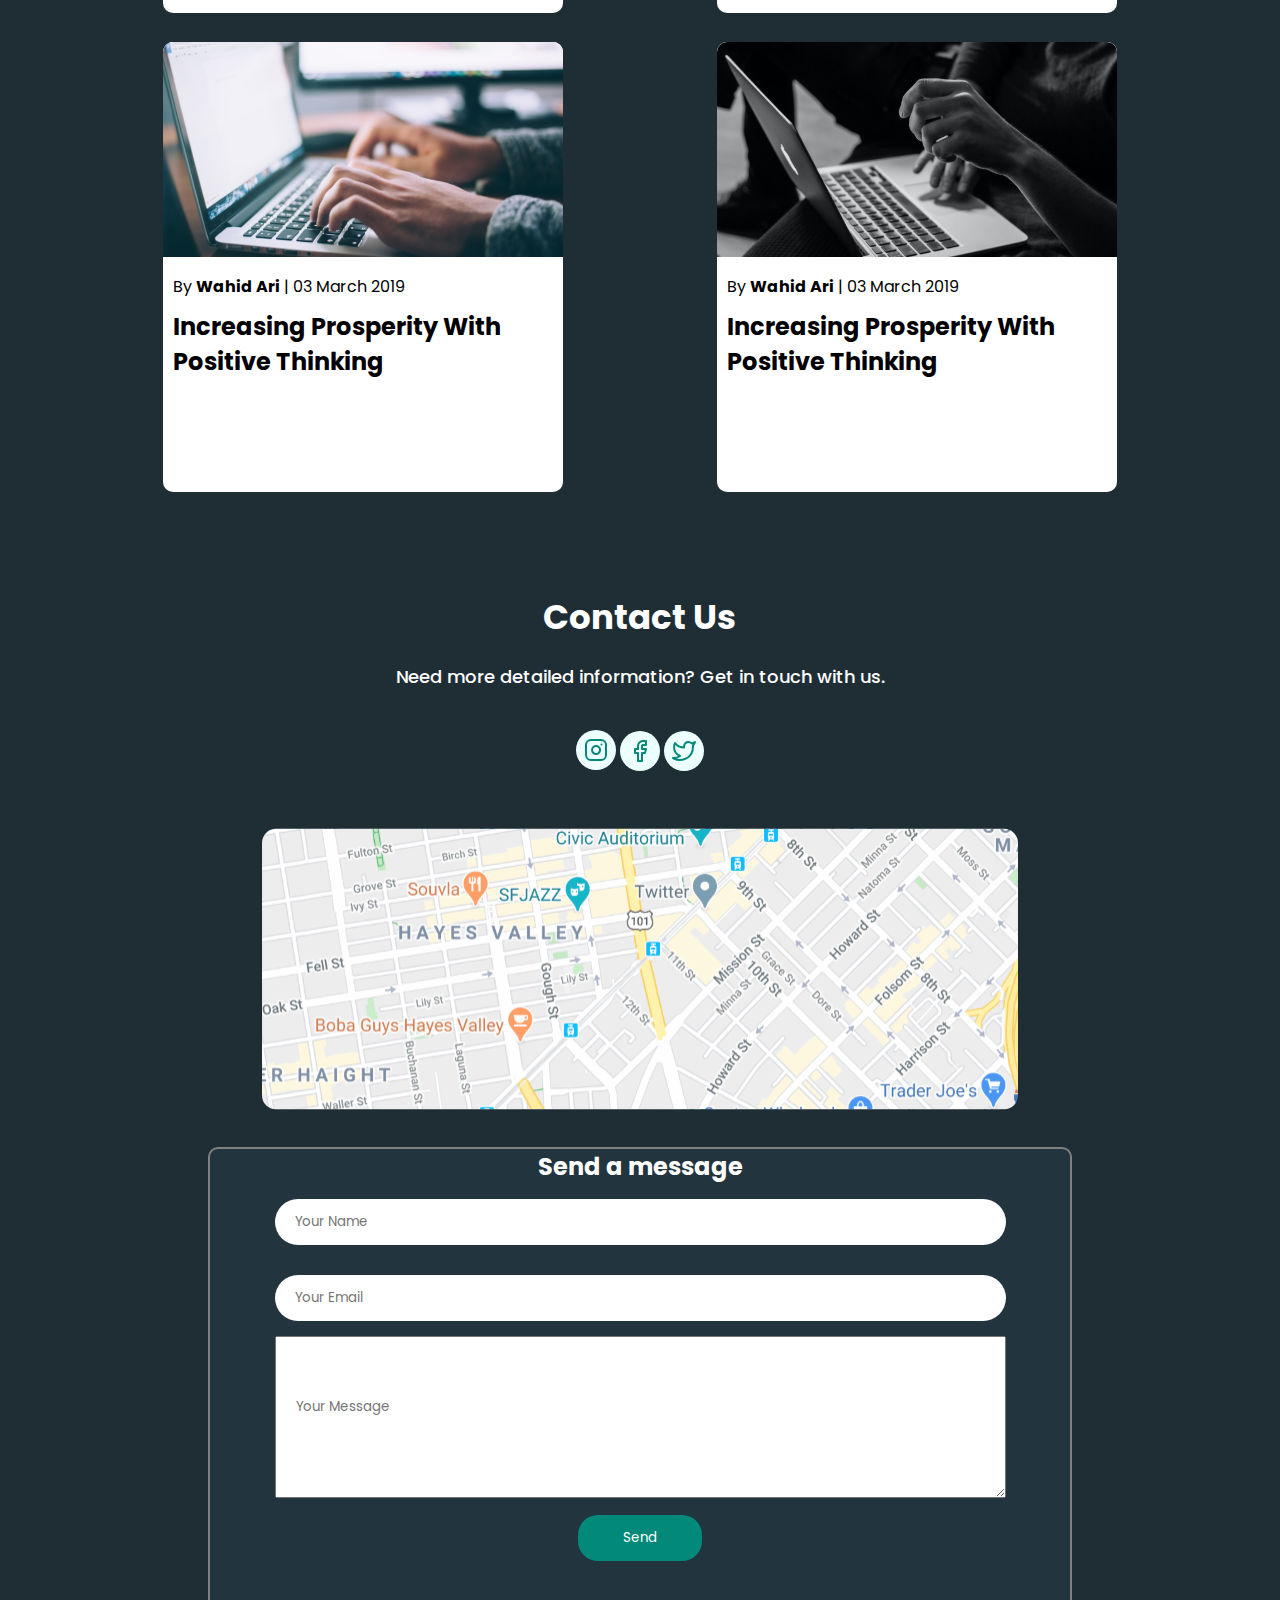
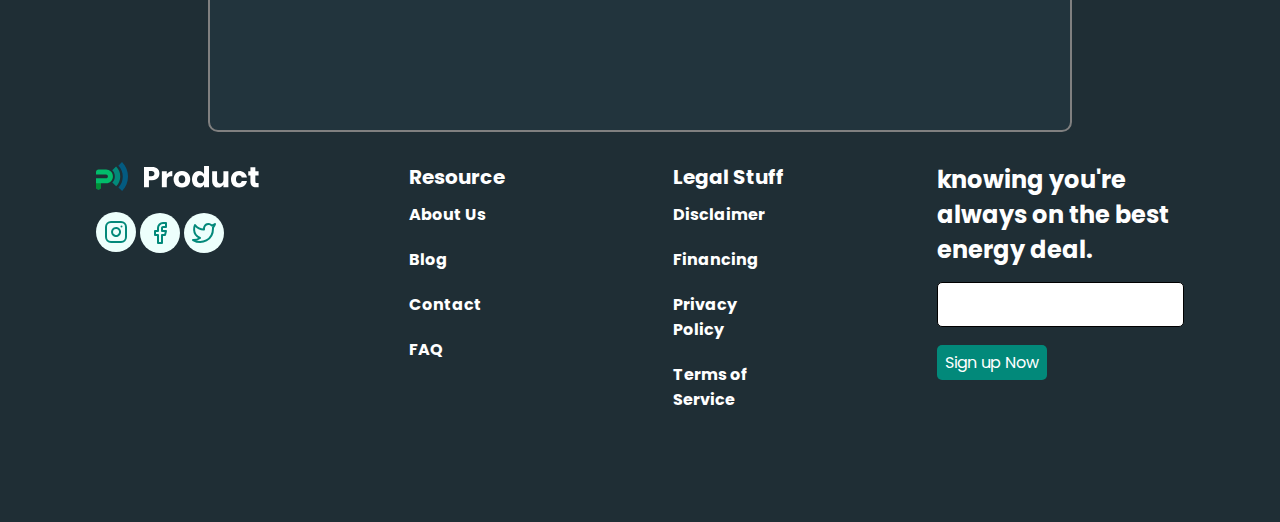
<file: pages/resources.html>
<!DOCTYPE html>
<html lang="en">

<head>
    <meta charset="UTF-8">
    <link rel="stylesheet" href="https://cdnjs.cloudflare.com/ajax/libs/font-awesome/6.5.2/css/all.min.css">
    <meta name="viewport" content="width=device-width, initial-scale=1.0">
    <link rel="stylesheet" href="../css/style.min.css">
    <title>Document</title>
</head>

<body>

    <body>
        <header class="header">
            <nav class="navbar container">
                <div class="nav-logo">
                    <a href="./pricing.html"> <img src="../imgs/nav-logo.svg" alt=""></a>
                    <a href="./pricing.html">
                        <h2>Product</h2>
                    </a>
                </div>
                <div class="nav-link">
                    <ul class="header-list">
                        <li class="header-item">
                            <a class="header-link" href="../index.html">Product</a>
                        </li>
                        <li class="header-item">
                            <a class="header-link" href="./custome.html">Customers</a>
                        </li>
                        <li class="header-item">
                            <a class="header-link" href="./pricing.html">Pricing</a>
                        </li>
                        <li class="header-item">
                            <a class="header-link" href="#">Resources</a>
                        </li>
                    </ul>
                    <aside class="nav-auth">
                        <span class="nav-auth__item"><i class="fa-solid fa-user"></i></span>
                    </aside>
                    <div class="nav-button">
                        <button>Sign In</button>
                        <button id="nav-button">Sign Up</button>
                    </div>
                    <button class="hom-pages" onclick="a()"> <img src="../imgs/nav2.svg" alt=""></button>
                </div>
            </nav>
        </header>
        <main>
            <section class="garand container">
                <div class="garand-text">
                    <h2 class="garand-title">Great Business made with Product.</h2>
                    <p class="dick">
                        Build better customer relationships easily messaging that provides a more personal experience
                        for you and your customers.
                    </p>
                    <div class="garand-dumoloq">
                        <input class="garand-input" type="text" placeholder="Enter your email adress">
                        <button class="garand-dumoloq-button">Join Now</button>
                    </div>
                    <div class="grand-coment">
                        <img class="comit1" src="../imgs/garant1.svg" alt="">
                        <img class="comit2" src="../imgs/grand2.png" alt="">
                        <img class="comit2" src="../imgs/grand3.svg" alt="">
                        <h5>
                            Join over 4,000+ other
                        </h5>
                    </div>
                </div>
                <div class="garand-img">
                    <img src="../imgs/garandimg.svg" alt="">
                </div>
            </section>
            <section class="lates container">
                <p class="lates-logo">
                    Latest Stories
                </p>
                <p class="lates-title">
                    We focus on ergonomics and meeting you where you work. It's only a keystroke away.
                </p>
                <div class="lates-section">
                    <div class="lates-box">
                        <img src="../imgs/lates1.svg" alt="">
                        <p class="later-deck">
                            By <b>Wahid Ari</b> | 03 March 2019
                        </p>
                        <h4 class="later-deck2">
                            Increasing Prosperity With Positive Thinking
                        </h4>
                    </div>
                    <div class="lates-box">
                        <img src="../imgs/lates2.svg" alt="">
                        <p class="later-deck">
                            By <b>Wahid Ari</b> | 03 March 2019
                        </p>
                        <h4 class="later-deck2">
                            Increasing Prosperity With Positive Thinking
                        </h4>
                    </div>
                    <div class="lates-box">
                        <img src="../imgs/lates3.svg" alt="">
                        <p class="later-deck">
                            By <b>Wahid Ari</b> | 03 March 2019
                        </p>
                        <h4 class="later-deck2">
                            Increasing Prosperity With Positive Thinking
                        </h4>
                    </div>
                    <div class="lates-box">
                        <img src="../imgs/lates4.svg" alt="">
                        <p class="later-deck">
                            By <b>Wahid Ari</b> | 03 March 2019
                        </p>
                        <h4 class="later-deck2">
                            Increasing Prosperity With Positive Thinking
                        </h4>
                    </div>
                    <div class="lates-box">
                        <img src="../imgs/lates5.svg" alt="">
                        <p class="later-deck">
                            By <b>Wahid Ari</b> | 03 March 2019
                        </p>
                        <h4 class="later-deck2">
                            Increasing Prosperity With Positive Thinking
                        </h4>
                    </div>
                    <div class="lates-box">
                        <img src="../imgs/lates6.svg" alt="">
                        <p class="later-deck">
                            By <b>Wahid Ari</b> | 03 March 2019
                        </p>
                        <h4 class="later-deck2">
                            Increasing Prosperity With Positive Thinking
                        </h4>
                    </div>


                </div>
            </section>
            <section class="contact container">
                <h2 class="contact-logo">
                    Contact Us
                </h2>
                <p class="contact-title">
                    Need more detailed information?
                    Get in touch with us.
                </p>
                <div class="contact-link-img">
                    <img src="../imgs/footer1.svg" alt="">
                    <img src="../imgs/footer2.svg" alt="">
                    <img src="../imgs/footer3.svg" alt="">
                </div>
                <div class="contact-ifram">
                    <img src="../imgs/ifram.svg" alt="">
                </div>
                <div class="contact-input">
                    <p>
                        Send a message
                    </p>
                    <input class="contact-input1" type="text" placeholder="Your Name">
                    <input class="contact-input1"  type="email" placeholder="Your Email">
                      <textarea name="" id="" placeholder="Your Message" ></textarea>
       <div>
        <button class="contact-button">Send  </button>
       </div>
                </div>
            </section>
        </main>
        <footer>
            <div class="link1">
                <a href="./index.html"> <img src="../imgs/footer-logo.svg" alt=""></a>
                <a href="#"> <img src="../imgs/footer1.svg" alt="">
                    <img src="../imgs/footer2.svg" alt="">
                    <img src="../imgs/footer3.svg" alt=""></a>
            </div>
            <div class="link2">
                <a href="#">
                    <h3>Resource</h3>
                </a>
                <a href="#">
                    <h5>About Us</h5>
                </a>
                <a href="#">
                    <h5> Blog</h5>
                </a>
                <a href="#">
                    <h5> Contact</h5>
                </a>
                <a href="#">
                    <h5> FAQ</h5>
                </a>
            </div>
            <div class="link2">
                <a href="#">
                    <h3>Legal Stuff</h3>
                </a>
                <a href="#">
                    <h5>Disclaimer</h5>
                </a>
                <a href="#">
                    <h5> Financing</h5>
                </a>
                <a href="#">
                    <h5>Privacy Policy</h5>
                </a>
                <a href="#">
                    <h5>Terms of Service</h5>
                </a>
            </div>
    
            <div class="link4">
                <h2>knowing you're always on the best energy deal.
                    <input type="text">
                    <button>Sign up Now</button>
                </h2>
            </div>
        </footer>

        <script src="../js/jss.js"></script>
    </body>

</html>
</file>
<file: css/style.min.css>
@import"https://fonts.googleapis.com/css2?family=Open+Sans:ital,wght@0,300..800;1,300..800&family=Poppins:ital,wght@0,100;0,200;0,300;0,400;0,500;0,600;0,700;0,800;0,900;1,100;1,200;1,300;1,400;1,500;1,600;1,700;1,800;1,900&display=swap";header{width:100%;height:70px;background-color:inherit;display:flex;position:sticky;top:0}header .navbar{width:100%;display:flex;align-items:center;justify-content:space-between}header .navbar .nav-logo{display:flex;align-items:center;gap:10px}header .navbar .nav-logo h2{color:inherit}header .navbar .nav-link .header-list :hover{color:gold}header .navbar .nav-link .header-list .header-link{text-decoration:none;transition:all .3s linear}header .nav-link{align-items:center;display:flex;gap:15px}header .nav-link .hom-pages{border:none;cursor:pointer;background-color:inherit}header .nav-link .nav-button{display:flex;align-items:center;gap:15px}header .nav-link .nav-button .nav-blog-icon{align-items:center;display:none;font-size:90px}header .nav-link .nav-button button{width:95px;height:38px;border:none;cursor:pointer;border-radius:5px;background-color:#02897a;color:#fff}header .nav-link .nav-button #nav-button{width:95px;height:38px;border:1px solid #000;background:rgba(0,0,0,0);border-radius:5px;color:inherit}header .header-list{display:flex;align-items:center;gap:20px}header .nav-auth{display:flex;align-items:center;display:none}.header__shrink{box-shadow:0px 0px 10px 0px #000}@media(max-width: 992px){.nav-link .nav-button .nav-blog-icon{display:none}.nav-link .header-link{display:none}}@media(max-width: 576px){.navbar .nav-link .nav-button{display:none}.navbar .nav-link .nav-auth{display:block}}*{margin:0;padding:0;box-sizing:border-box;list-style:none;text-decoration:none;font-family:"Poppins",sans-serif}.container{padding:0px 100px;margin:0 auto}a{color:inherit}.reset-button{display:flex;align-items:center;margin:20px 0px;gap:20px}.reset-button button{border:none;color:#fff;background-color:#02897a;border-radius:5px;cursor:pointer}.reset-button h3{color:#02897a;border-bottom:2px solid #02897a}@media(max-width: 450px){.container{padding:0px 50px}}@media(max-width: 250px){.container{padding:0px 10px}}.reset{width:85%;height:80vh;margin:90px auto;display:flex}.reset .reset-text{width:50%;height:100%}.reset .reset-text h1{width:390px;height:120px;font-size:40px;color:inherit;margin:100px 0px 20px 0px}.reset .reset-text p{width:440px;height:95px;font-size:18px;color:inherit}.reset .reset-text button{width:175px;height:50px;font-size:16px}body{background-color:#000;color:#fff}.dark{background-color:#fff;color:#000}body{background-color:#1f2e35}.pages{width:100%;height:70vh}.pages .pages-logo{width:540px;height:100px;margin:0 auto}.pages .pages-logo h1{width:500px;height:96px;font-size:30px;text-align:center;color:inherit}.pages .pages-text{width:85%;height:30vh;margin:60px auto;display:flex;gap:50px}.pages .pages-text .pages-text-box{width:260px;height:95%;margin:0px auto}.pages .pages-text .pages-text-box h2{width:200px;height:33px;color:inherit;font-size:22px;margin:20px 0px 10px}.pages .pages-text .pages-text-box p{width:240px;height:52px;font-size:16px;color:inherit}.pages button{width:167px;height:45px;color:#fff;background-color:#02897a;margin:0px 650px;border:none;border-radius:5px;cursor:pointer}.menigermet{width:85%;height:100%;margin:0px auto;flex-direction:column;display:flex;gap:20px}.menigermet .menigermet-box{display:flex}.menigermet .menigermet-text{width:50%;height:50vh}.menigermet .menigermet-text p{color:inherit;font-size:16px;padding:10px 0px}.menigermet .menigermet-text h2{color:inherit;font-size:20px;padding:15px 0px}.menigermet .menigermet-text h5{color:inherit;font-size:18px}.menigermet .menigermet-text span{display:flex;align-items:center;gap:20px}.quick{width:100%;height:70vh;margin:100px 0px}.quick .quick-box{width:990px;height:489px;margin:10px auto}.quick .quick-box button{width:216px;height:53px;border-radius:5px;border:none;background-color:#02897a;color:#fff;margin:-20px 400px;cursor:pointer}.quick .quick-box .qucik-box-logo{width:542px;height:116px;margin:0px auto;text-align:center}.quick .quick-box .qucik-box-logo h1{color:#fff}.quick .quick-box .qucik-box-logo p{color:#fff}.quick .quick-box .quick-box-blog{width:100%;height:40vh;margin:20px 0px;flex-wrap:wrap;display:flex;justify-content:center;gap:20px 100px}.quick .quick-box .quick-box-blog .quick-pages{height:108px;display:flex;align-items:center;gap:20px}.quick .quick-box .quick-box-blog .quick-pages .quick-pages-sms{width:250px;height:59px;border-radius:30px;background-color:#fff}.quick .quick-box .quick-box-blog .quick-pages .quick-pages-sms h4{padding:18px 10px;color:#000}.contents{width:75%;height:70vh;justify-content:center;align-items:center;margin:0px auto}.contents h1{width:349px;height:51px;font-size:34px;color:#fff}.contents p{font-size:16px;color:#fff}.contents .contents-box{width:100%;height:60vh;margin:30px auto;display:flex;gap:52px}.contents .contents-box-itms{width:350px;height:359px;border-radius:10px;background-color:#fff}.contents .contents-box-itms p{color:#000;padding:20px 0px 0px 20px}.contents .contents-box-itms h2{width:310px;height:70px;font-size:24px;padding:10px 0px 0px 20px;color:#000}.contents .contents-box-itms img{border-radius:10px}.contents .contents-box-itms h3{width:310px;height:70px;font-size:24px;padding:10px 0px 0px 20px;color:#02897a}.price{width:80%;height:100vh;margin:90px auto}.price h1{width:192px;height:51px;font-size:34px;margin:0px auto;color:inherit}.price p{width:213px;height:24px;font-size:16px;color:inherit;margin:0px auto}.price .price-list{width:100%;height:470px;margin:130px 0px 0px 0px;display:flex;gap:110px}.price .price-list .price-itms{width:323px;height:456px;border-radius:10px;background-color:#fff;text-align:center;gap:20px;border:1px solid #000;margin:0px auto}.price .price-list .price-itms:hover{background-color:#076358}.price .price-list .price-itms .price-button button{width:139px;height:44px;background-color:rgba(2,137,121,.6588235294);color:#fff;border:none;cursor:pointer;border-radius:10px}.price .price-list .price-itms h1{color:#000}.price .price-list .price-itms p{color:#000;width:250px;height:40px}.price .price-list .price-itms .price-number{width:170px;height:12vh;display:flex;margin:30px auto}.price .price-list .price-itms .price-number .number{width:100px;height:100%;display:flex;align-items:center}.price .price-list .price-itms .price-number .number h4{font-size:80px;color:#02897a}.price .price-list .price-itms .price-number .number-text{width:290px;height:100%}.price .price-list .price-itms .price-number .number-text h3{margin:5px 0px;font-size:28px;width:30px;height:30px;color:#02897a}.price .price-list .price-itms .price-number .number-text h3 .number-text-h4{width:290px;height:20px;margin:10px 0px;color:#000;background-color:#076358}.clients{width:80%;height:50vh;margin:0px auto}.clients h1{width:302px;height:57px;color:inherit;font-size:34px;margin:0px auto}.clients p{width:537px;height:56px;font-size:16px;color:inherit;text-align:center;margin:0px auto}.clients .clinents-itms{width:100%;height:270px;margin:10px auto;display:flex;gap:100px}.clients .clinents-itms-list{width:327px;height:236px;background-color:inherit;border-radius:5px}.clients .clinents-itms-list .clinents__icon{width:200px;height:40px;padding:10px 20px}.clients .clinents-itms-list .clinents__icon i{color:gold}.clients .clinents-itms-list h5{width:275px;height:84px;margin:10px 20px;font-size:16px;color:inherit}.clients .clinents-itms-list .say-bottom{display:flex;padding:0px 20px;gap:10px}.clients .clinents-itms-list .say-bottom .color{color:#02897a}.join-pages{width:80%;height:50vh;border-radius:32px;background-color:#02897a;margin:160px auto;display:flex}.join-pages .join-pages-text{width:60%;height:75%;margin:40px 50px}.join-pages .join-pages-text h2{width:480px;height:92px;font-size:30px;color:#fff}.join-pages .join-pages-text button{width:150px;height:50px;border-radius:10px;border:none;cursor:pointer;margin:110px 0px;font-size:16px;color:#02897a}footer{width:85%;height:40vh;margin:0px auto;display:flex;gap:150px}footer .link1{width:182px;height:100px;display:flex;flex-wrap:wrap;text-align:center;gap:10px}footer .link2{width:148px;height:205px;gap:10px}footer h3{font-size:20px;color:inherit}footer h5{font-size:16px;color:inherit;padding:10px 0px}footer .link4{width:320px;height:199px}footer .link4 h2{color:inherit}footer .link4 input{width:100%;height:45px;border-radius:5px;margin:15px 0px 15px 0px;border:none;border:1px solid}footer .link4 button{width:110px;height:35px;font-size:16px;border-radius:5px;border:none;cursor:pointer;color:#fff;background-color:#02897a}@media(max-width: 994px){footer{align-items:center;justify-content:center;flex-wrap:wrap}}.pricing{width:80%;height:90vh;margin:90px auto}.pricing .pricing-h1{color:inherit;text-align:center;font-size:28px}.pricing .pricing-h2{color:inherit;text-align:center;padding:10px}.pricing .pricing-p{color:inherit;text-align:center}.pricing .price-list{width:100%;height:470px;margin:80px 0px 0px 0px;display:flex;gap:110px}.pricing .price-list .price-itms{width:323px;height:456px;border-radius:10px;background-color:#fff;text-align:center;gap:20px;border:1px solid}.pricing .price-list .price-itms:hover{background-color:#076358}.pricing .price-list .price-itms .price-button button{width:139px;height:44px;background-color:rgba(2,137,121,.6588235294);color:inherit;border:none;cursor:pointer;border-radius:10px}.pricing .price-list .price-itms h1{color:#000}.pricing .price-list .price-itms p{color:#000;width:250px;height:40px;margin:0px auto}.pricing .price-list .price-itms .price-number{width:170px;height:12vh;display:flex;margin:30px auto}.pricing .price-list .price-itms .price-number .number{width:100px;height:100%;display:flex;align-items:center}.pricing .price-list .price-itms .price-number .number h4{font-size:80px;color:#02897a}.pricing .price-list .price-itms .price-number .number-text{width:290px;height:100%}.pricing .price-list .price-itms .price-number .number-text h3{margin:5px 0px;font-size:28px;width:30px;height:30px;color:#02897a}.pricing .price-list .price-itms .price-number .number-text h3 h4{width:290px;height:20px;margin:10px 0px}.enterprise{width:100%;height:40vh;background-color:inherit}.enterprise .enterprise-h1{color:inherit;font-size:25px;text-align:center;padding:60px 0px 20px 0px}.enterprise .enterprise-h2{color:inherit;font-size:25px;text-align:center}.enterprise .enterprise-p{color:inherit;text-align:center;padding:5px 0px 20px}.enterprise .enterprise-button{width:224px;height:40px;border-radius:10px;border:none;cursor:pointer;display:flex;margin:0px auto;text-align:center;align-items:center;justify-content:center;background-color:#02897a;color:#fff}.prodact-pricing{width:85%;height:100%;margin:60px auto;gap:20px}.prodact-pricing .prodact-pricing-logo{color:inherit;text-align:center}.prodact-pricing .prodact-pricing-box{width:100%;height:100%;display:flex}.prodact-pricing .prodact-pricing-img{width:50%;height:100%}.prodact-pricing .prodact-pricing-img-text{width:50%;height:100%}.prodact-pricing .prodact-pricing-img-text span{display:flex;align-items:center;gap:10px;padding:10px 0px}.prodact-pricing .prodact-pricing-img-text span h3{color:inherit}.prodact-pricing .prodact-pricing-img-text p{color:inherit;padding:0px 20px;margin:0px -10px}.frequently{width:85%;height:100%;margin:60px auto}.frequently .frequently-logo-h1{color:inherit;font-size:30px;text-align:center}.frequently .frequently-logo-p{color:inherit;text-align:center;font-size:20px}.frequently .frequently-box{width:100%}.frequently .frequently-box-itms1{width:100%;height:8vh;display:flex;border-bottom:1px solid;align-items:center;margin:0px auto;margin:20px 0px 0px 0px;gap:20px}.frequently .frequently-box-itms1 .frequently-box-itms1-h4-1{color:inherit}.frequently .frequently-box-itms1 .frequently-box-itms1-h4-2{color:#22343d}.frequently .frequently-box-itms1 .frequently-dum{width:30px;height:30px;border-radius:50%;background-color:#02897a;display:flex;justify-content:center;align-items:center}.frequently .frequently-box-itms2{width:100%;height:15vh;border-bottom:1px solid;align-items:center;margin:0px auto;margin:20px 0px 0px 0px}.frequently .frequently-box-itms2 .frequently-box-itms1-h4-1{color:inherit}.frequently .frequently-box-itms2 p{width:80%;height:72px;margin:10px 0px;color:inherit}.frequently .frequently-box-itms2 .frequently-blog{display:flex;align-items:center;gap:20px}.frequently .frequently-box-itms2 .frequently-dum{width:30px;height:30px;border-radius:50%;background-color:#02897a;display:flex;justify-content:center;align-items:center}.client{max-width:80%;display:flex;flex-direction:column;align-items:center;gap:50px}.client p{margin-top:100px;font-size:40px;color:inherit;font-weight:700}.client .client-logo{display:flex;justify-content:center;align-items:center;flex-wrap:wrap;gap:60px}@media(max-width: 576px){.client p{margin-top:60px;font-size:25px}.client .client-logo{display:flex;gap:40px}}.choose-product{background-color:#22343d inherit;align-items:center;justify-content:center;text-align:center;flex-wrap:wrap;display:flex;flex-direction:column;gap:50px;margin:60px 0px}.choose-product .choose-product-title{font-size:34px;color:inherit;font-weight:700;margin-top:24px}.choose-product .choose-product-cards{display:flex;align-items:center;justify-content:center;flex-wrap:wrap;margin-bottom:30px;gap:30px}.choose-product .choose-product-cards .choose-product-card{width:350px;height:305px;border:1px solid #fff;border-radius:10px;display:flex;align-items:center;justify-content:center;flex-direction:column;padding:28px;gap:20px;color:inherit}.choose-product .choose-product-cards .choose-product-text{font-size:24px;font-weight:700}.choose-product .choose-product-cards .choose-product-desc{font-size:17px;font-weight:400;line-height:27px;text-align:center}.work{align-items:center;justify-content:center;text-align:center;flex-wrap:wrap;display:flex;flex-direction:column;gap:50px}.work .work-title{font-size:34px}.work .work-cards{width:100%}.work .work-card{display:flex;gap:20px}.work .work-card .work-img{flex:1}.work .work-card .work-img img{width:100%}.work .work-img-text{flex:1;align-items:center;text-align:start}.work .work-img-text .work-desc{gap:20px}.work .work-img-text .work-text{padding:20px 0px}.work .work-button button{padding:10px 18px;border-radius:8px;border:none;cursor:pointer;background-color:#02897a;color:inherit}@media(max-width: 992px){.work .work-cards{display:flex;flex-direction:column}.work .work-cards .work-card{flex-direction:column}.work .work-cards .work-card .work-img{order:1;width:100%}.work .work-cards .work-card .work-img-text{order:2;width:100%}.work .work-cards .work-card .work-img-text .work-text{padding:10px 0px}}.join{background-color:#22343d;align-items:center;text-align:center;flex-wrap:wrap;flex-direction:column;gap:50px;margin:60px 0px;height:100%}.join .join-title{font-size:34px;padding:20px 0px}.join-card{margin:0px auto;display:flex;justify-content:center;align-items:center;gap:120px}@media(max-width: 600px){.join .join-card{flex-direction:column}}.garand{display:flex;gap:35px;margin:40px 0px}.garand .garand-text{width:50%}.garand .garand-text .garand-title{font-size:45px;font-weight:500px}.garand .garand-text .dick{font-size:20px;font-weight:400px}.garand .garand-dumoloq{width:80%;height:17%;border:2px solid #fff;border-radius:40px;margin:20px 0px;padding:5px 10px;display:flex;justify-content:space-between}.garand .garand-dumoloq .garand-dumoloq-button{width:30%;padding:3px 10px;border-radius:40px;cursor:pointer;background-color:#02897a;border:none;color:inherit}.garand .garand-dumoloq .garand-input{width:60%;padding:10px 10px;background:rgba(0,0,0,0);border:none;color:inherit}.garand .grand-coment{display:flex;align-items:center;gap:10px}.garand .garand-img{width:50%}.garand .garand-img img{width:100%}@media(max-width: 992px){.garand{flex-direction:column;align-items:center}.garand .garand-text{order:1;width:100%}.garand .garand-text .garand-title{font-size:35px;font-weight:700px}.garand .garand-text .dick{font-size:15px;font-weight:300px}.garand .garand-img{order:2;width:100%}}@media(max-width: 500px){.garand{align-items:center}.garand .garand-text{order:1}.garand .garand-text .garand-dumoloq{width:100%;height:15%}.garand .garand-text .garand-dumoloq .garand-dumoloq-button{width:30%;padding:3px 5px;font-size:10px}.garand .garand-text .garand-title{font-size:25px;font-weight:400px}.garand .garand-text .dick{font-size:15px;font-weight:300px}.garand .garand-text .garand-input{width:40%}.garand .garand-text .grand-coment{display:flex;gap:5px;width:100%}.garand .garand-text .grand-coment h5{font-size:10px}.garand .garand-text .garand-dumoloq-button{width:20%}.garand .garand-img{order:2;width:100%}}.lates{margin:100px 0px;text-align:center}.lates .lates-logo{font-size:34px;font-weight:700px}.lates .lates-title{font-size:16px;font-weight:500px}.lates .lates-section{margin:20px 0px;display:flex;flex-wrap:wrap;gap:29px}.lates .lates-section .lates-box{width:400px;height:50vh;background-color:#fff;text-align:start;border-radius:10px;overflow:hidden;margin:0px auto}.lates .lates-section .lates-box img{width:100%}.lates .lates-section .lates-box .later-deck{color:#000;padding:10px 10px}.lates .lates-section .lates-box .later-deck2{color:#000;font-size:24px;font-weight:400px;padding:0px 10px}@media(max-width: 500px){.later-deck2{font-size:10px;font-weight:400px;padding:0px 10px}}.contact{text-align:center;display:flex;flex-direction:column;align-items:center}.contact .contact-logo{font-size:34px;font-weight:700}.contact .contact-title{font-size:18px;font-weight:500;padding:20px 0px}.contact .contact-link-img{margin:20px auto 50px}.contact .contact-ifram{width:70%}.contact .contact-ifram img{width:100%}.contact .contact-input{border:2px solid gray;width:80%;height:65vh;margin:30px auto;background-color:#22343d;border-radius:10px}.contact .contact-input p{font-size:24px;font-weight:700}.contact .contact-input .contact-input1{width:85%;padding:13px 20px;margin:15px 0px;border-radius:25px;border:none}.contact .contact-input textarea{width:85%;padding:60px 20px}.contact .contact-input .contact-button{padding:13px 45px;border:none;border-radius:20px;background-color:#02897a;margin:10px 0px;color:inherit;cursor:pointer}
</file>
